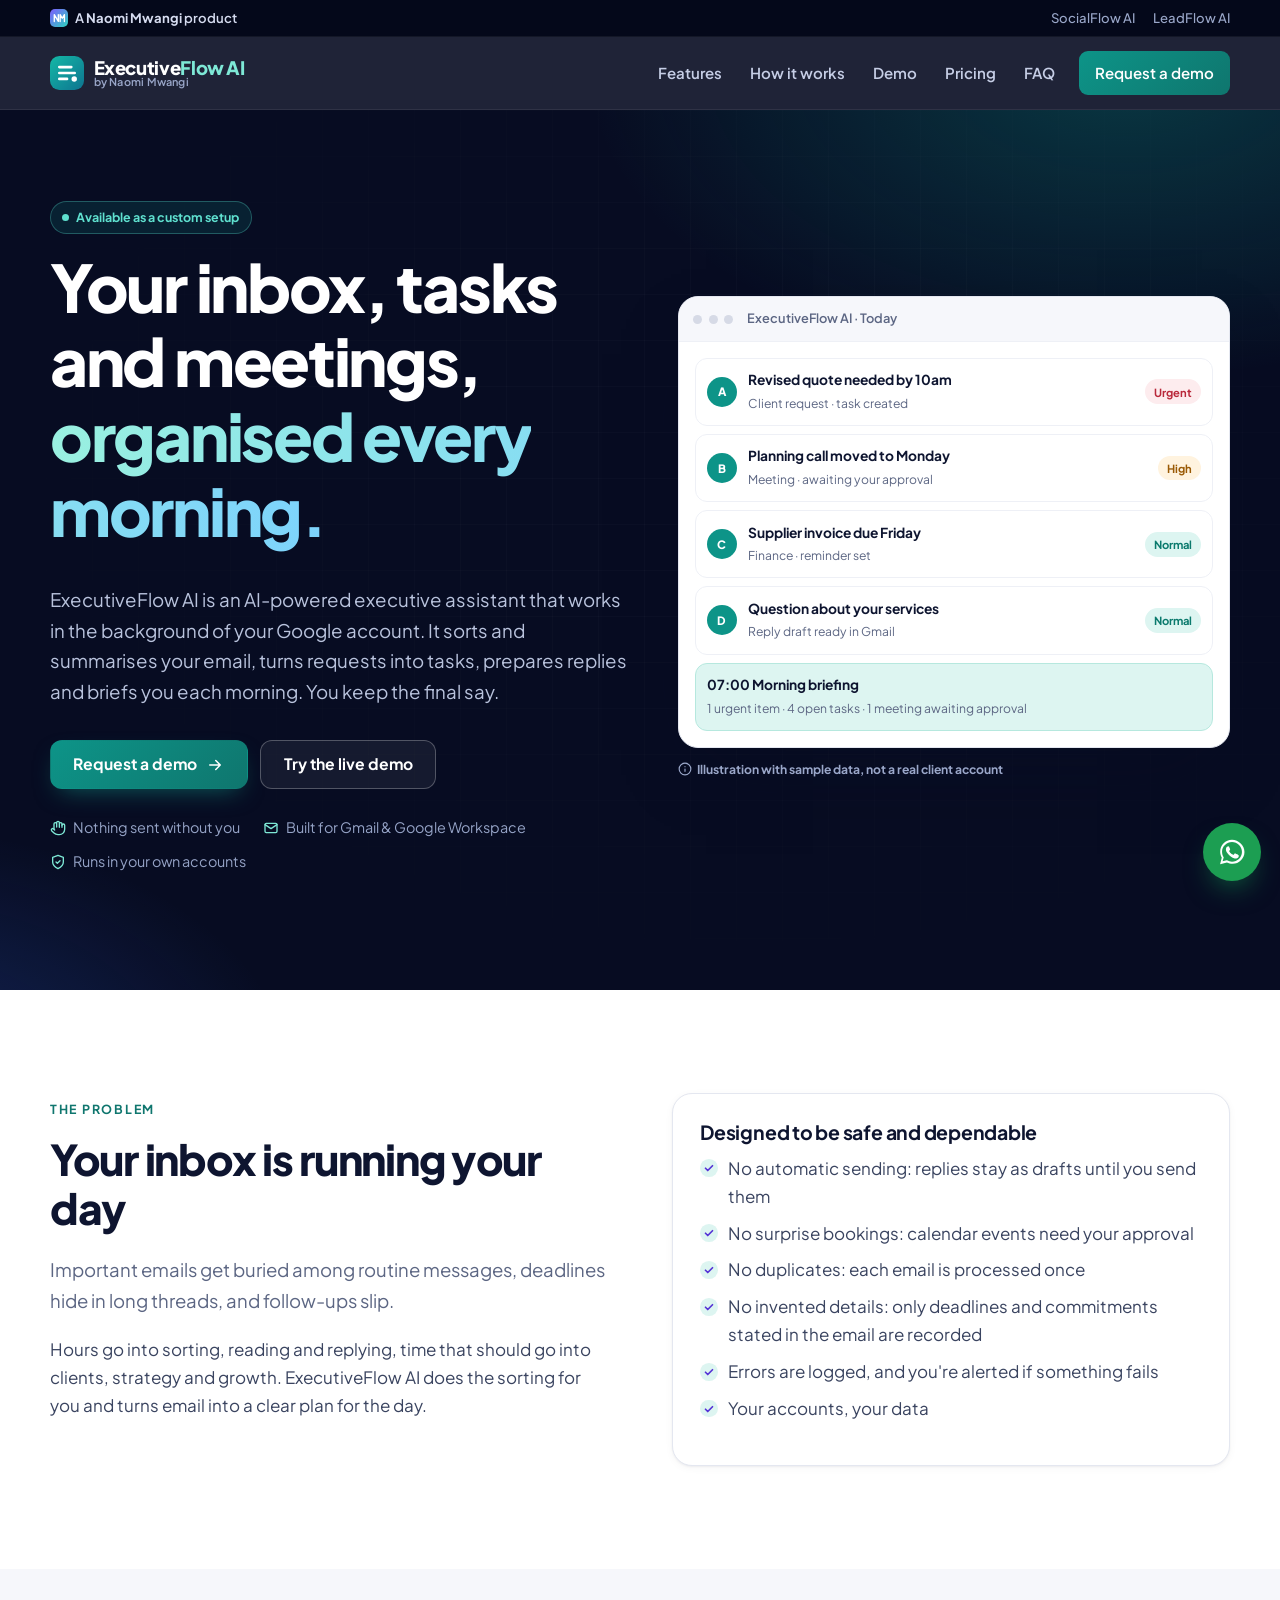
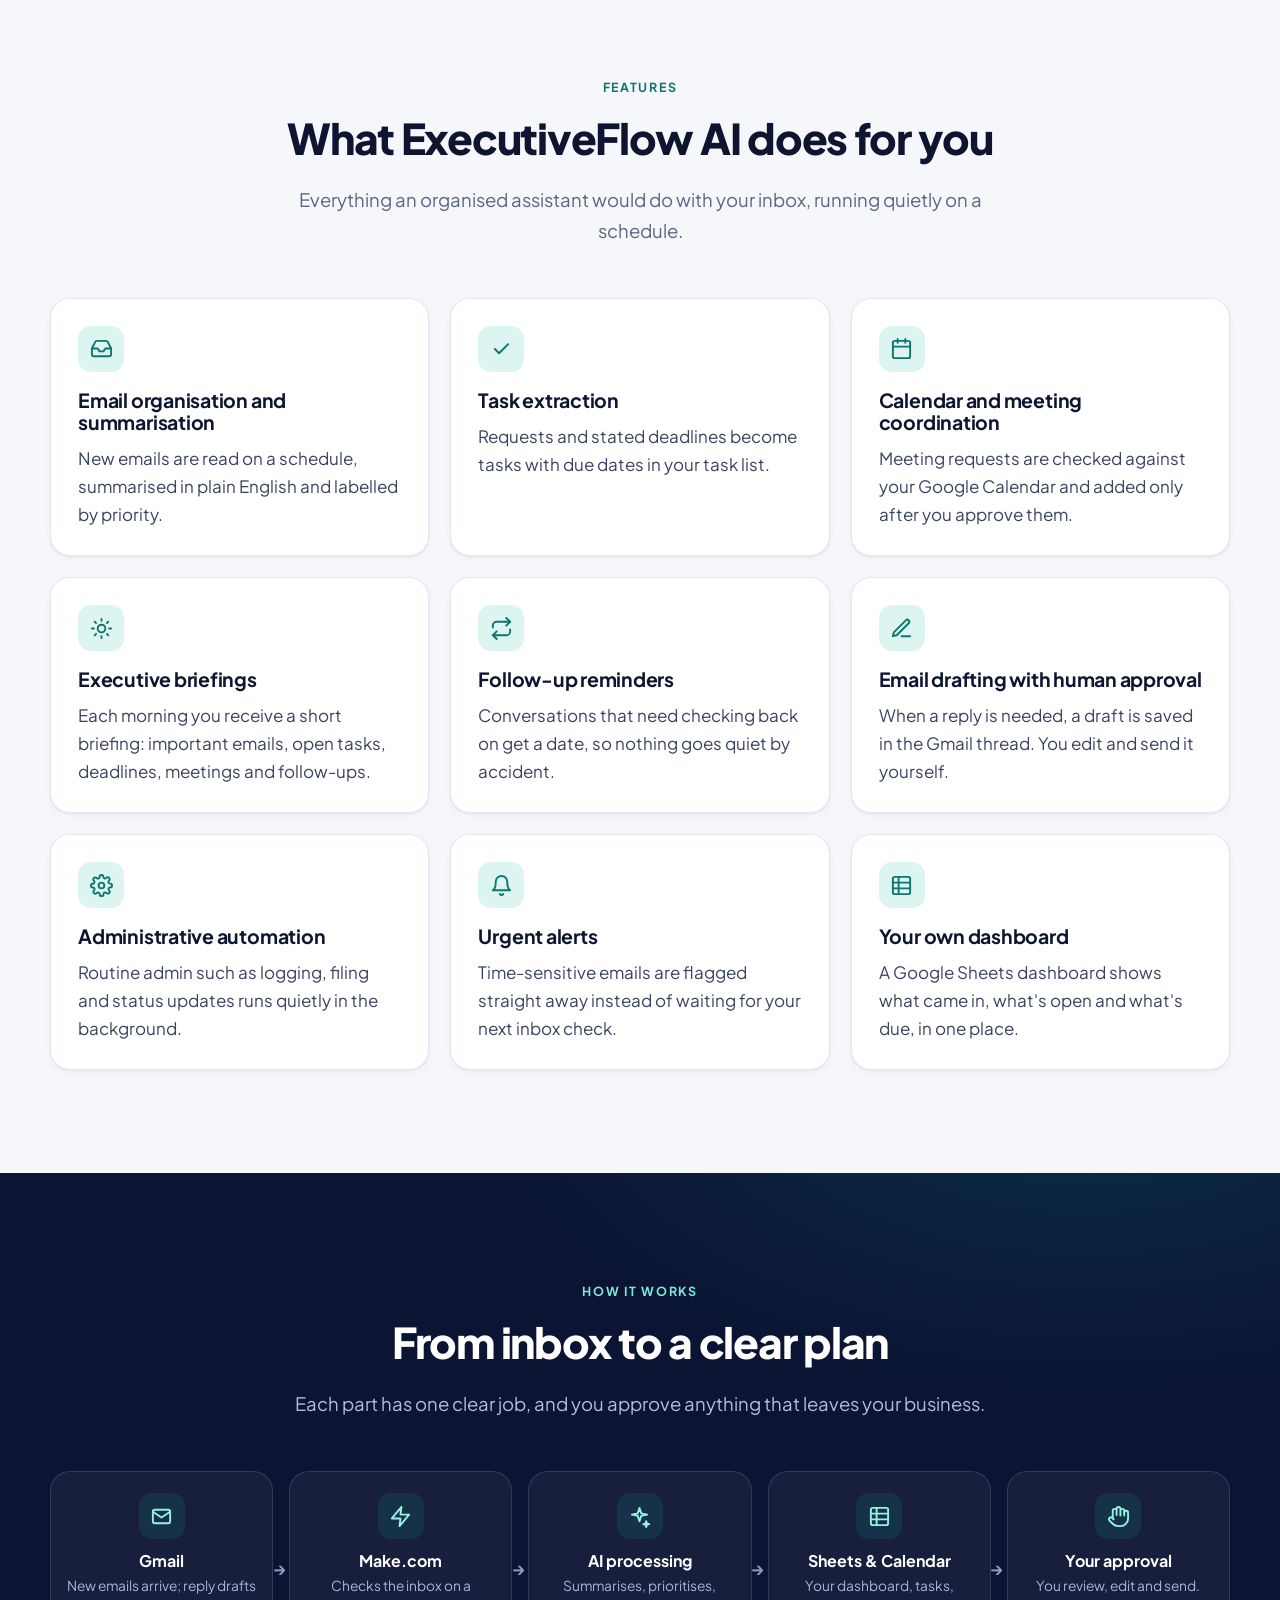
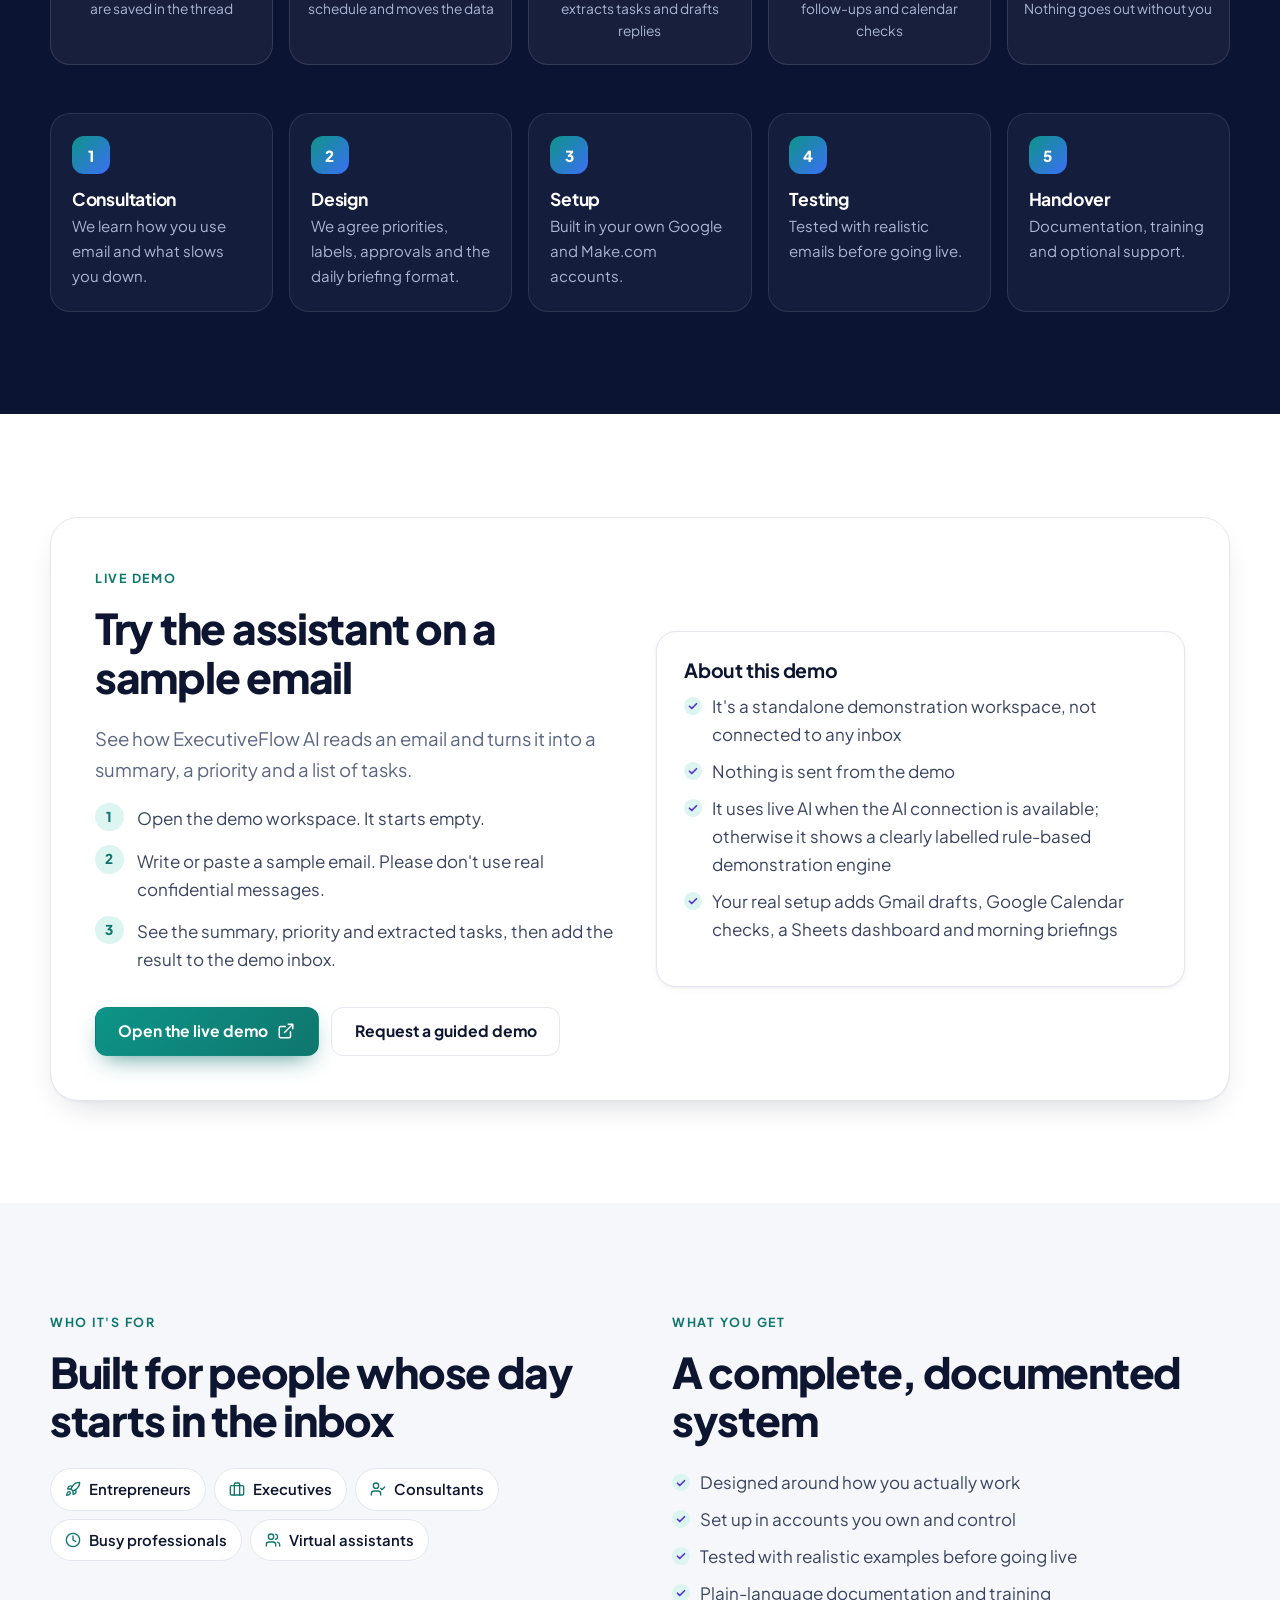
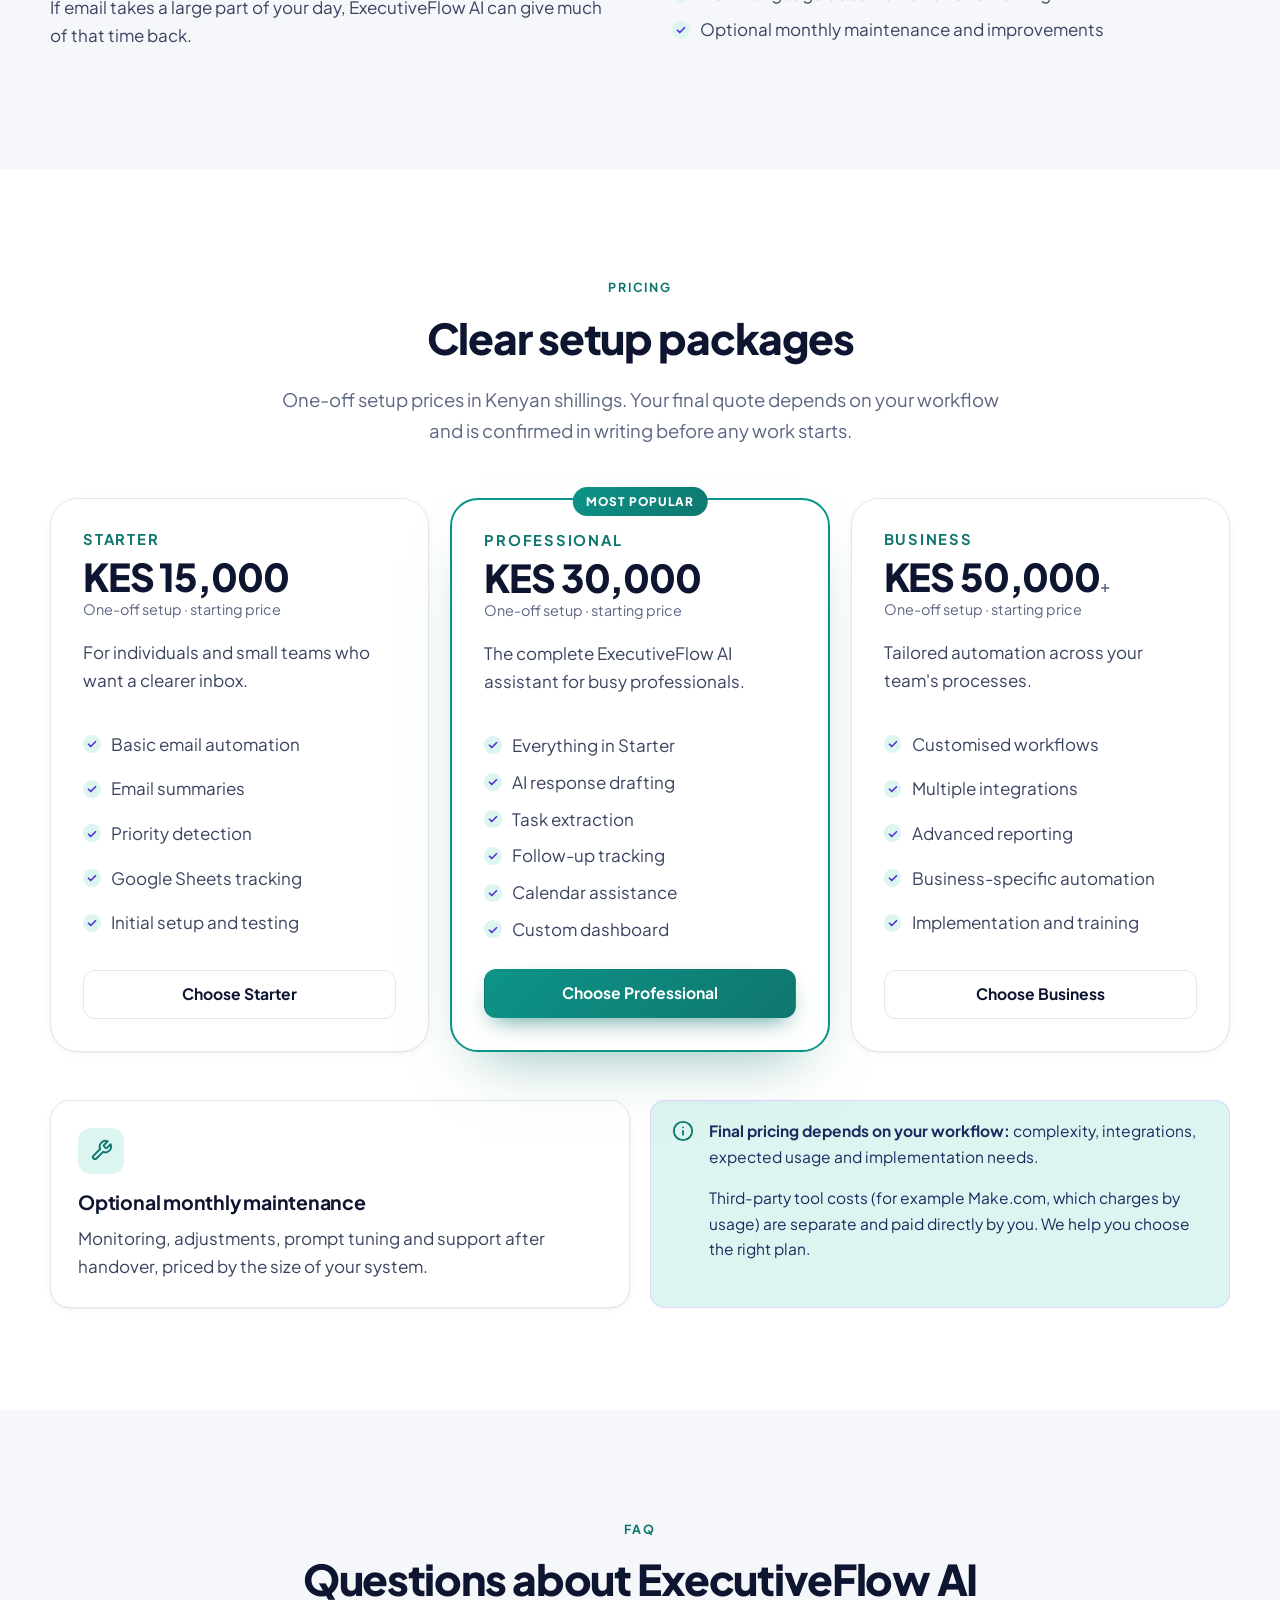
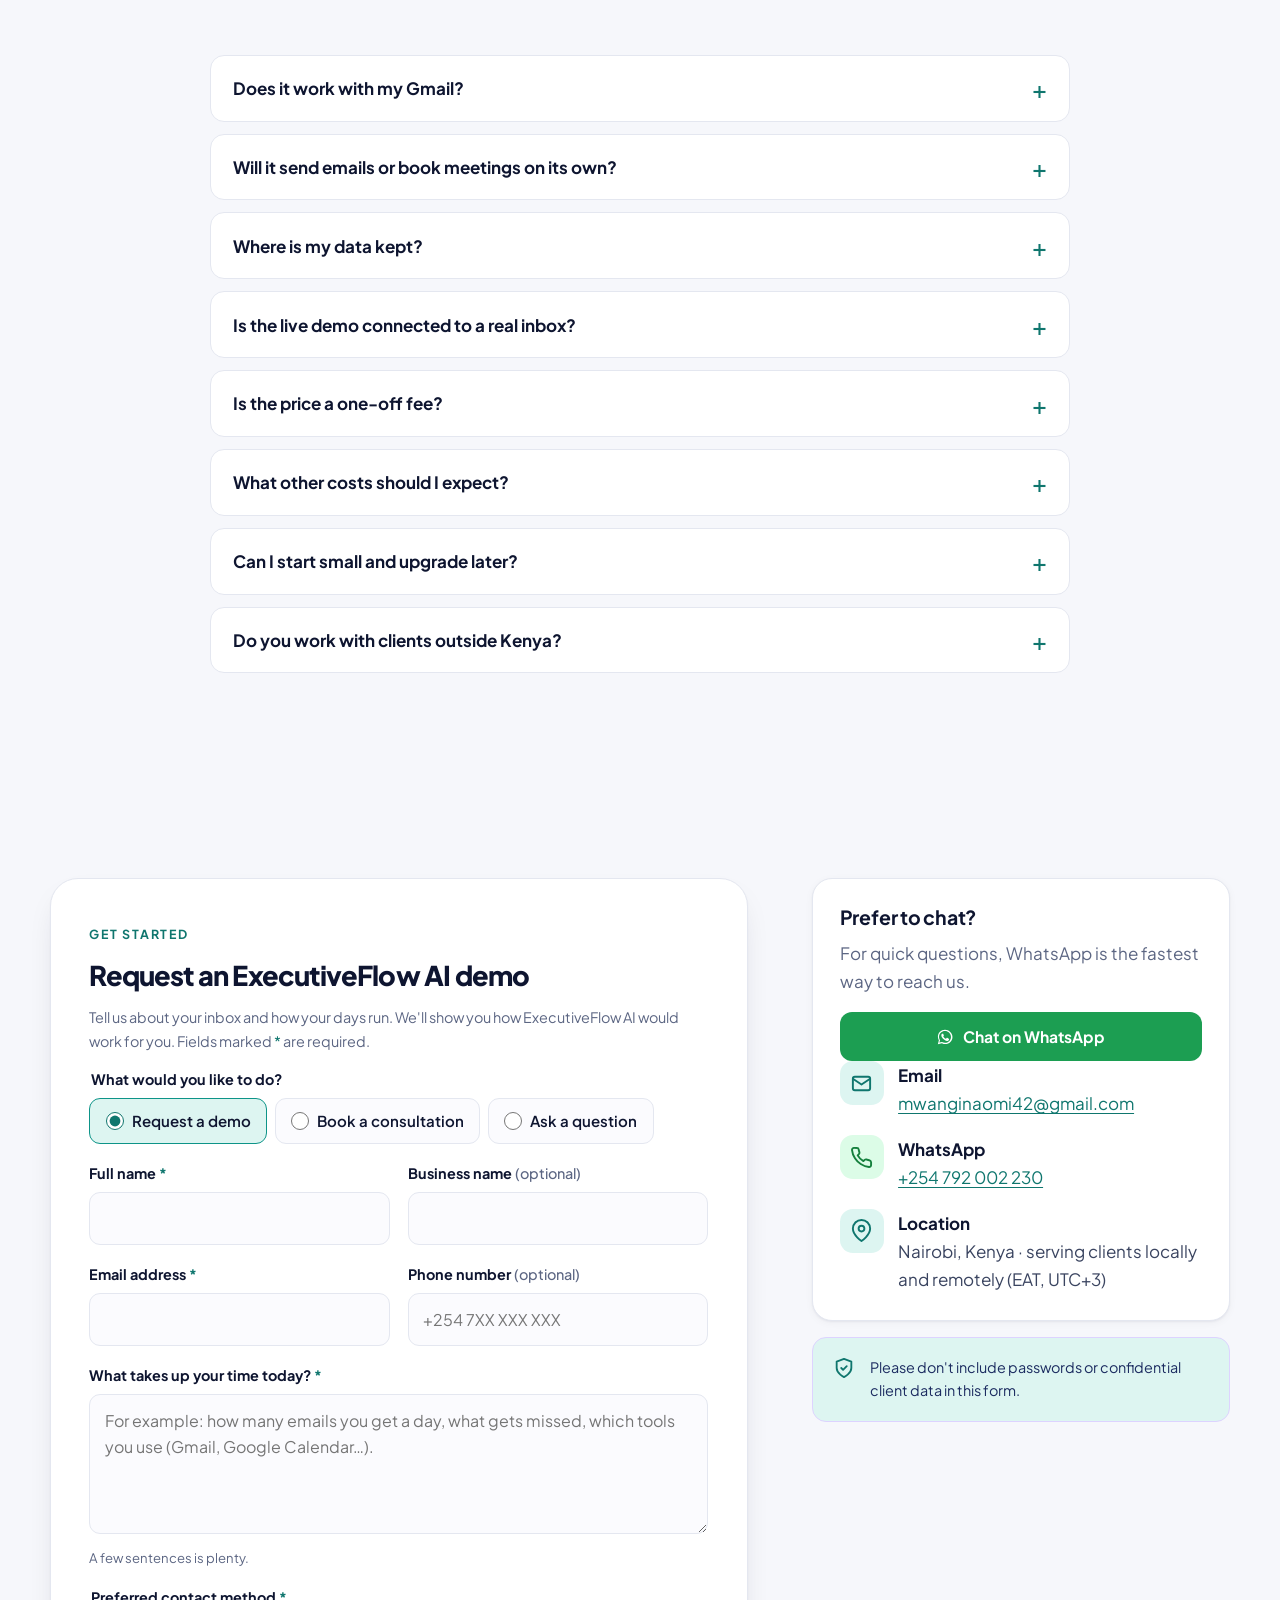
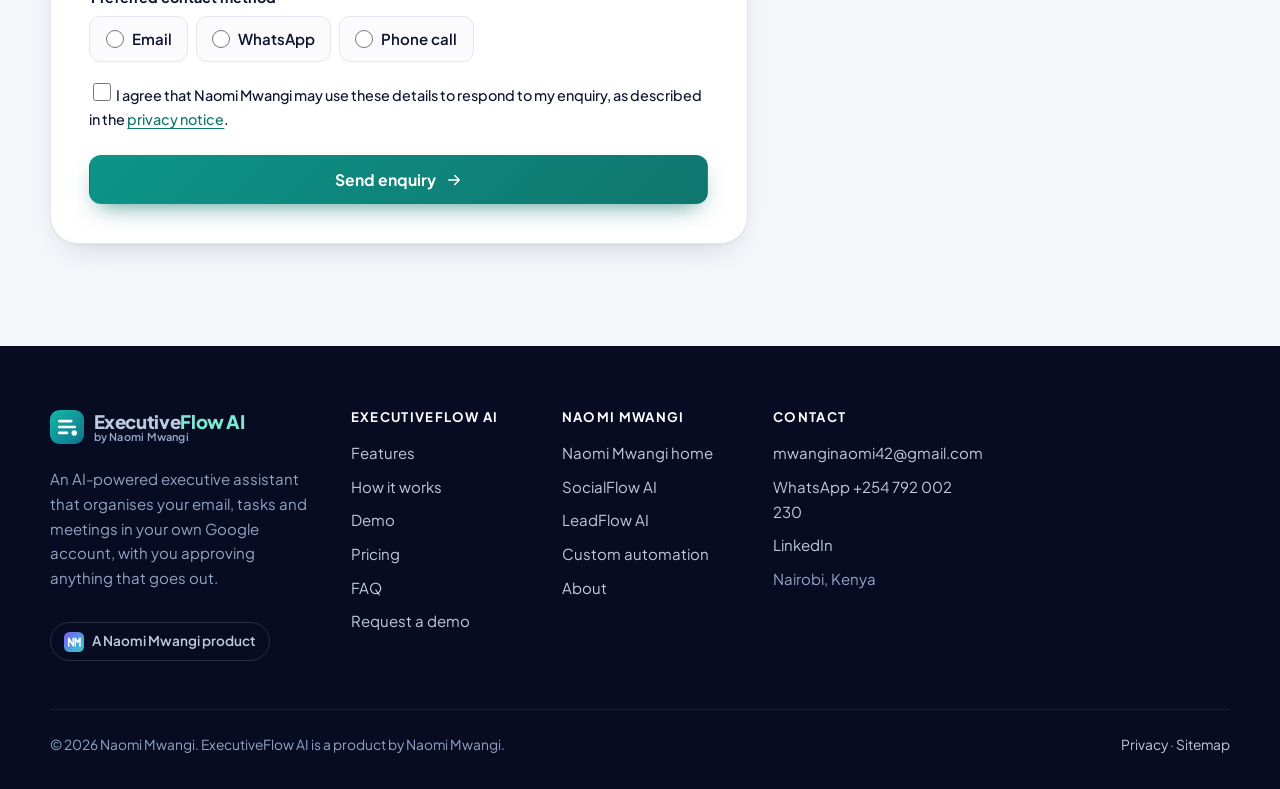
<file: index.html>
<!DOCTYPE html>
<html lang="en">
<head>
<meta charset="utf-8">
<meta name="viewport" content="width=device-width, initial-scale=1">
<title>ExecutiveFlow AI | AI Executive Assistant for Email, Tasks &amp; Meetings</title>
<meta name="description" content="ExecutiveFlow AI organises and summarises your Gmail, extracts tasks, coordinates meetings, drafts replies for your approval and sends a daily briefing. A product by Naomi Mwangi.">
<meta name="robots" content="index, follow">
<link rel="canonical" href="https://yomie-commits.github.io/ExecutiveFlowAI/">
<meta name="theme-color" content="#06201d">
<meta property="og:type" content="website">
<meta property="og:site_name" content="ExecutiveFlow AI">
<meta property="og:title" content="ExecutiveFlow AI | AI Executive Assistant for Email, Tasks &amp; Meetings">
<meta property="og:description" content="ExecutiveFlow AI organises and summarises your Gmail, extracts tasks, coordinates meetings, drafts replies for your approval and sends a daily briefing. A product by Naomi Mwangi.">
<meta property="og:url" content="https://yomie-commits.github.io/ExecutiveFlowAI/">
<meta property="og:image" content="https://yomie-commits.github.io/ExecutiveFlowAI/assets/img/og-image.png">
<meta name="twitter:card" content="summary_large_image">
<link rel="icon" href="assets/img/favicon.svg" type="image/svg+xml">
<link rel="preconnect" href="https://fonts.googleapis.com">
<link rel="preconnect" href="https://fonts.gstatic.com" crossorigin>
<link href="https://fonts.googleapis.com/css2?family=Plus+Jakarta+Sans:wght@400;500;600;700;800&amp;display=swap" rel="stylesheet">
<link rel="stylesheet" href="assets/css/site.css?v=1">
<script>document.documentElement.classList.add("js");setTimeout(function(){if(!window.__yv)document.documentElement.classList.remove("js")},2500);</script>
<script type="application/ld+json">{"@context": "https://schema.org", "@type": "Service", "name": "ExecutiveFlow AI", "serviceType": "AI executive assistant and email automation", "description": "An AI-powered executive assistant that organises your email, tasks and meetings in your own Google account, with you approving anything that goes out.", "url": "https://yomie-commits.github.io/ExecutiveFlowAI/", "areaServed": ["Kenya", "Worldwide"], "brand": {"@type": "Brand", "name": "ExecutiveFlow AI"}, "provider": {"@type": "Person", "name": "Naomi Mwangi", "url": "https://yomie-commits.github.io/Yomie-Verse/"}, "offers": [{"@type": "Offer", "name": "Starter", "price": "15000", "priceCurrency": "KES"}, {"@type": "Offer", "name": "Professional", "price": "30000", "priceCurrency": "KES"}, {"@type": "Offer", "name": "Business", "price": "50000", "priceCurrency": "KES"}]}</script><script type="application/ld+json">{"@context": "https://schema.org", "@type": "FAQPage", "mainEntity": [{"@type": "Question", "name": "Does it work with my Gmail?", "acceptedAnswer": {"@type": "Answer", "text": "Yes. ExecutiveFlow AI works with Gmail and Google Workspace accounts, together with Google Sheets and Google Calendar. Other email providers can be discussed during the consultation."}}, {"@type": "Question", "name": "Will it send emails or book meetings on its own?", "acceptedAnswer": {"@type": "Answer", "text": "No. Replies are saved as drafts for you to review and send, and calendar events are only created after you approve them."}}, {"@type": "Question", "name": "Where is my data kept?", "acceptedAnswer": {"@type": "Answer", "text": "Everything runs in your own Google and Make.com accounts. We use only the access the workflow needs, and you can revoke it at any time."}}, {"@type": "Question", "name": "Is the live demo connected to a real inbox?", "acceptedAnswer": {"@type": "Answer", "text": "No. The demo is a separate workspace that starts empty. You paste in a sample email and see how it's analysed. It connects to no inbox and sends nothing."}}, {"@type": "Question", "name": "Is the price a one-off fee?", "acceptedAnswer": {"@type": "Answer", "text": "Yes. Package prices cover design, setup, testing and handover. Monthly maintenance is optional and quoted separately."}}, {"@type": "Question", "name": "What other costs should I expect?", "acceptedAnswer": {"@type": "Answer", "text": "Make.com charges based on how much the automation runs, and AI features have usage costs. For many small businesses this is a modest monthly amount; we estimate it with you before building. Usage is never unlimited."}}, {"@type": "Question", "name": "Can I start small and upgrade later?", "acceptedAnswer": {"@type": "Answer", "text": "Yes. Many clients start with Starter and add drafting, tasks and calendar features later. Work already done carries over."}}, {"@type": "Question", "name": "Do you work with clients outside Kenya?", "acceptedAnswer": {"@type": "Answer", "text": "Yes. We work remotely and can quote in KES or an equivalent amount in your currency."}}]}</script>
</head>
<body>
<a class="skip-link" href="#main">Skip to content</a>
<div class="parent-bar"><div class="container">
  <a href="https://yomie-commits.github.io/Yomie-Verse/" data-track="parent_brand"><svg viewBox="0 0 40 40" aria-hidden="true"><defs><linearGradient id="yvg" x1="0" y1="0" x2="1" y2="1"><stop offset="0" stop-color="#7c5cff"/><stop offset="1" stop-color="#2dd4bf"/></linearGradient></defs><rect width="40" height="40" rx="11" fill="url(#yvg)"/><path d="M9.5 28V12.5l9 15V12.5" fill="none" stroke="#fff" stroke-width="3" stroke-linecap="round" stroke-linejoin="round"/><path d="M22.5 28V12.5l4.75 8 4.75-8V28" fill="none" stroke="#fff" stroke-width="3" stroke-linecap="round" stroke-linejoin="round"/></svg><span>A <strong>Naomi Mwangi</strong> product</span></a>
  <nav class="sib" aria-label="Other products by Naomi Mwangi"><a href="https://yomie-commits.github.io/SocialFlowAI/">SocialFlow AI</a><a href="https://yomie-commits.github.io/LeadFlowAI/">LeadFlow AI</a></nav>
</div></div>
<header class="site-header">
  <nav class="container nav" aria-label="ExecutiveFlow AI">
    <a class="logo" href="index.html" aria-label="ExecutiveFlow AI home"><svg viewBox="0 0 40 40" aria-hidden="true"><defs><linearGradient id="efg" x1="0" y1="0" x2="1" y2="1"><stop offset="0" stop-color="#14b8a6"/><stop offset="1" stop-color="#0e7490"/></linearGradient></defs><rect width="40" height="40" rx="11" fill="url(#efg)"/><path d="M11 13h14M11 20h18M11 27h9" stroke="#fff" stroke-width="3.2" stroke-linecap="round"/><circle cx="28.5" cy="27" r="3.2" fill="#fff"/></svg><span class="lt"><span>Executive<b>Flow AI</b></span><small>by Naomi Mwangi</small></span></a>
    <button class="nav-toggle" type="button" aria-expanded="false" aria-controls="menu" aria-label="Open menu"><svg viewBox="0 0 24 24" fill="none" stroke="currentColor" stroke-width="2" stroke-linecap="round" stroke-linejoin="round" aria-hidden="true"><path d="M3 6h18M3 12h18M3 18h18"/></svg></button>
    <ul class="menu" id="menu"><li><a href="#features">Features</a></li><li><a href="#how-it-works">How it works</a></li><li><a href="#demo">Demo</a></li><li><a href="#pricing">Pricing</a></li><li><a href="#faq">FAQ</a></li><li class="menu-cta"><a href="#contact" data-track="cta_request_demo">Request a demo</a></li></ul>
  </nav>
</header>
<main id="main">

<section class="hero">
  <div class="container hero-grid">
    <div>
      <span class="status">Available as a custom setup</span>
      <h1 style="margin-top:1rem">Your inbox, tasks and meetings, <span class="grad">organised every morning.</span></h1>
      <p class="hero-copy">ExecutiveFlow AI is an AI-powered executive assistant that works in the background of your Google account. It sorts and summarises your email, turns requests into tasks, prepares replies and briefs you each morning. You keep the final say.</p>
      <div class="btn-row">
        <a class="btn btn--primary" href="#contact" data-track="cta_request_demo">Request a demo <svg viewBox="0 0 24 24" fill="none" stroke="currentColor" stroke-width="2" stroke-linecap="round" stroke-linejoin="round" aria-hidden="true"><path d="M5 12h14M13 6l6 6-6 6"/></svg></a>
        <a class="btn btn--ghost" href="#demo" data-track="cta_see_demo">Try the live demo</a>
      </div>
      <ul class="hero-notes">
        <li><svg viewBox="0 0 24 24" fill="none" stroke="currentColor" stroke-width="2" stroke-linecap="round" stroke-linejoin="round" aria-hidden="true"><path d="M18 11V6a2 2 0 0 0-4 0v5M14 10V4a2 2 0 0 0-4 0v6M10 10.5V6a2 2 0 0 0-4 0v8"/><path d="M18 8a2 2 0 1 1 4 0v6a8 8 0 0 1-8 8h-2c-2.8 0-4.5-.9-6-2.4l-3.6-3.6a2 2 0 0 1 2.8-2.8L7 15"/></svg> Nothing sent without you</li>
        <li><svg viewBox="0 0 24 24" fill="none" stroke="currentColor" stroke-width="2" stroke-linecap="round" stroke-linejoin="round" aria-hidden="true"><rect x="3" y="5" width="18" height="14" rx="2"/><path d="M3 7l9 6 9-6"/></svg> Built for Gmail &amp; Google Workspace</li>
        <li><svg viewBox="0 0 24 24" fill="none" stroke="currentColor" stroke-width="2" stroke-linecap="round" stroke-linejoin="round" aria-hidden="true"><path d="M12 22s8-4 8-10V5l-8-3-8 3v7c0 6 8 10 8 10z"/><path d="M9 12l2 2 4-4"/></svg> Runs in your own accounts</li>
      </ul>
    </div>
    <div><div class="frame"><div class="frame-bar"><i></i><i></i><i></i><span>ExecutiveFlow AI · Today</span></div><div class="frame-body"><div class="ui-row"><span class="ui-av">A</span><div><b>Revised quote needed by 10am</b><small>Client request · task created</small></div><span class="ui-tag ui-tag--hot">Urgent</span></div><div class="ui-row"><span class="ui-av">B</span><div><b>Planning call moved to Monday</b><small>Meeting · awaiting your approval</small></div><span class="ui-tag ui-tag--warm">High</span></div><div class="ui-row"><span class="ui-av">C</span><div><b>Supplier invoice due Friday</b><small>Finance · reminder set</small></div><span class="ui-tag ui-tag--ok">Normal</span></div><div class="ui-row"><span class="ui-av">D</span><div><b>Question about your services</b><small>Reply draft ready in Gmail</small></div><span class="ui-tag ui-tag--ok">Normal</span></div><div class="ui-row" style="grid-template-columns:1fr;background:var(--teal-100);border-color:#b6e8de"><div><b>07:00 Morning briefing</b><small>1 urgent item · 4 open tasks · 1 meeting awaiting approval</small></div></div></div></div><p class="sample-label" style="color:#9aa7c9"><svg viewBox="0 0 24 24" fill="none" stroke="currentColor" stroke-width="2" stroke-linecap="round" stroke-linejoin="round" aria-hidden="true"><circle cx="12" cy="12" r="10"/><path d="M12 16v-4M12 8h.01"/></svg>Illustration with sample data, not a real client account</p></div>
  </div>
</section>

<section class="section">
  <div class="container split split--top">
    <div class="reveal"><span class="eyebrow">The problem</span><h2>Your inbox is running your day</h2>
      <p class="lead">Important emails get buried among routine messages, deadlines hide in long threads, and follow-ups slip.</p>
      <p>Hours go into sorting, reading and replying, time that should go into clients, strategy and growth. ExecutiveFlow AI does the sorting for you and turns email into a clear plan for the day.</p></div>
    <div class="card card--flat reveal"><h3>Designed to be safe and dependable</h3><ul class="checks mb-0">
      <li>No automatic sending: replies stay as drafts until you send them</li><li>No surprise bookings: calendar events need your approval</li>
      <li>No duplicates: each email is processed once</li><li>No invented details: only deadlines and commitments stated in the email are recorded</li>
      <li>Errors are logged, and you're alerted if something fails</li><li>Your accounts, your data</li></ul></div>
  </div>
</section>

<section class="section section--soft" id="features">
  <div class="container">
    <div class="head reveal"><span class="eyebrow">Features</span><h2>What ExecutiveFlow AI does for you</h2><p class="lead">Everything an organised assistant would do with your inbox, running quietly on a schedule.</p></div>
    <div class="grid g3"><div class="card reveal"><span class="ico"><svg viewBox="0 0 24 24" fill="none" stroke="currentColor" stroke-width="2" stroke-linecap="round" stroke-linejoin="round" aria-hidden="true"><path d="M22 12h-6l-2 3h-4l-2-3H2"/><path d="M5.45 5.11L2 12v6a2 2 0 0 0 2 2h16a2 2 0 0 0 2-2v-6l-3.45-6.89A2 2 0 0 0 16.76 4H7.24a2 2 0 0 0-1.79 1.11z"/></svg></span><h3>Email organisation and summarisation</h3><p>New emails are read on a schedule, summarised in plain English and labelled by priority.</p></div><div class="card reveal"><span class="ico"><svg viewBox="0 0 24 24" fill="none" stroke="currentColor" stroke-width="2" stroke-linecap="round" stroke-linejoin="round" aria-hidden="true"><path d="M5 12.5l4.5 4.5L19 7.5"/></svg></span><h3>Task extraction</h3><p>Requests and stated deadlines become tasks with due dates in your task list.</p></div><div class="card reveal"><span class="ico"><svg viewBox="0 0 24 24" fill="none" stroke="currentColor" stroke-width="2" stroke-linecap="round" stroke-linejoin="round" aria-hidden="true"><rect x="3" y="4" width="18" height="18" rx="2"/><path d="M16 2v4M8 2v4M3 10h18"/></svg></span><h3>Calendar and meeting coordination</h3><p>Meeting requests are checked against your Google Calendar and added only after you approve them.</p></div><div class="card reveal"><span class="ico"><svg viewBox="0 0 24 24" fill="none" stroke="currentColor" stroke-width="2" stroke-linecap="round" stroke-linejoin="round" aria-hidden="true"><circle cx="12" cy="12" r="4"/><path d="M12 2v2M12 20v2M4.9 4.9l1.4 1.4M17.7 17.7l1.4 1.4M2 12h2M20 12h2M4.9 19.1l1.4-1.4M17.7 6.3l1.4-1.4"/></svg></span><h3>Executive briefings</h3><p>Each morning you receive a short briefing: important emails, open tasks, deadlines, meetings and follow-ups.</p></div><div class="card reveal"><span class="ico"><svg viewBox="0 0 24 24" fill="none" stroke="currentColor" stroke-width="2" stroke-linecap="round" stroke-linejoin="round" aria-hidden="true"><path d="M17 1l4 4-4 4"/><path d="M3 11V9a4 4 0 0 1 4-4h14M7 23l-4-4 4-4"/><path d="M21 13v2a4 4 0 0 1-4 4H3"/></svg></span><h3>Follow-up reminders</h3><p>Conversations that need checking back on get a date, so nothing goes quiet by accident.</p></div><div class="card reveal"><span class="ico"><svg viewBox="0 0 24 24" fill="none" stroke="currentColor" stroke-width="2" stroke-linecap="round" stroke-linejoin="round" aria-hidden="true"><path d="M12 20h9"/><path d="M16.5 3.5a2.1 2.1 0 0 1 3 3L7 19l-4 1 1-4z"/></svg></span><h3>Email drafting with human approval</h3><p>When a reply is needed, a draft is saved in the Gmail thread. You edit and send it yourself.</p></div><div class="card reveal"><span class="ico"><svg viewBox="0 0 24 24" fill="none" stroke="currentColor" stroke-width="2" stroke-linecap="round" stroke-linejoin="round" aria-hidden="true"><circle cx="12" cy="12" r="3"/><path d="M19.4 15a1.7 1.7 0 0 0 .3 1.8l.1.1a2 2 0 1 1-2.8 2.8l-.1-.1a1.7 1.7 0 0 0-1.8-.3 1.7 1.7 0 0 0-1 1.5V21a2 2 0 1 1-4 0v-.1a1.7 1.7 0 0 0-1.1-1.5 1.7 1.7 0 0 0-1.8.3l-.1.1a2 2 0 1 1-2.8-2.8l.1-.1a1.7 1.7 0 0 0 .3-1.8 1.7 1.7 0 0 0-1.5-1H3a2 2 0 1 1 0-4h.1a1.7 1.7 0 0 0 1.5-1.1 1.7 1.7 0 0 0-.3-1.8l-.1-.1a2 2 0 1 1 2.8-2.8l.1.1a1.7 1.7 0 0 0 1.8.3H9a1.7 1.7 0 0 0 1-1.5V3a2 2 0 1 1 4 0v.1a1.7 1.7 0 0 0 1 1.5 1.7 1.7 0 0 0 1.8-.3l.1-.1a2 2 0 1 1 2.8 2.8l-.1.1a1.7 1.7 0 0 0-.3 1.8V9a1.7 1.7 0 0 0 1.5 1H21a2 2 0 1 1 0 4h-.1a1.7 1.7 0 0 0-1.5 1z"/></svg></span><h3>Administrative automation</h3><p>Routine admin such as logging, filing and status updates runs quietly in the background.</p></div><div class="card reveal"><span class="ico"><svg viewBox="0 0 24 24" fill="none" stroke="currentColor" stroke-width="2" stroke-linecap="round" stroke-linejoin="round" aria-hidden="true"><path d="M18 8A6 6 0 0 0 6 8c0 7-3 9-3 9h18s-3-2-3-9"/><path d="M13.7 21a2 2 0 0 1-3.4 0"/></svg></span><h3>Urgent alerts</h3><p>Time-sensitive emails are flagged straight away instead of waiting for your next inbox check.</p></div><div class="card reveal"><span class="ico"><svg viewBox="0 0 24 24" fill="none" stroke="currentColor" stroke-width="2" stroke-linecap="round" stroke-linejoin="round" aria-hidden="true"><rect x="3" y="3" width="18" height="18" rx="2"/><path d="M3 9h18M3 15h18M9 3v18"/></svg></span><h3>Your own dashboard</h3><p>A Google Sheets dashboard shows what came in, what's open and what's due, in one place.</p></div></div>
  </div>
</section>

<section class="section section--dark" id="how-it-works">
  <div class="container">
    <div class="head reveal"><span class="eyebrow">How it works</span><h2>From inbox to a clear plan</h2><p class="lead">Each part has one clear job, and you approve anything that leaves your business.</p></div>
    <div class="flow"><div class="flow-node reveal"><span class="ico"><svg viewBox="0 0 24 24" fill="none" stroke="currentColor" stroke-width="2" stroke-linecap="round" stroke-linejoin="round" aria-hidden="true"><rect x="3" y="5" width="18" height="14" rx="2"/><path d="M3 7l9 6 9-6"/></svg></span><h4>Gmail</h4><p>New emails arrive; reply drafts are saved in the thread</p></div><div class="flow-node reveal"><span class="ico"><svg viewBox="0 0 24 24" fill="none" stroke="currentColor" stroke-width="2" stroke-linecap="round" stroke-linejoin="round" aria-hidden="true"><path d="M13 2L3 14h9l-1 8 10-12h-9z"/></svg></span><h4>Make.com</h4><p>Checks the inbox on a schedule and moves the data</p></div><div class="flow-node reveal"><span class="ico"><svg viewBox="0 0 24 24" fill="none" stroke="currentColor" stroke-width="2" stroke-linecap="round" stroke-linejoin="round" aria-hidden="true"><path d="M12 3l1.9 5.8L20 10l-6.1 1.2L12 17l-1.9-5.8L4 10l6.1-1.2z"/><path d="M19 17l.7 2.3L22 20l-2.3.7L19 23l-.7-2.3L16 20l2.3-.7z"/></svg></span><h4>AI processing</h4><p>Summarises, prioritises, extracts tasks and drafts replies</p></div><div class="flow-node reveal"><span class="ico"><svg viewBox="0 0 24 24" fill="none" stroke="currentColor" stroke-width="2" stroke-linecap="round" stroke-linejoin="round" aria-hidden="true"><rect x="3" y="3" width="18" height="18" rx="2"/><path d="M3 9h18M3 15h18M9 3v18"/></svg></span><h4>Sheets &amp; Calendar</h4><p>Your dashboard, tasks, follow-ups and calendar checks</p></div><div class="flow-node reveal"><span class="ico"><svg viewBox="0 0 24 24" fill="none" stroke="currentColor" stroke-width="2" stroke-linecap="round" stroke-linejoin="round" aria-hidden="true"><path d="M18 11V6a2 2 0 0 0-4 0v5M14 10V4a2 2 0 0 0-4 0v6M10 10.5V6a2 2 0 0 0-4 0v8"/><path d="M18 8a2 2 0 1 1 4 0v6a8 8 0 0 1-8 8h-2c-2.8 0-4.5-.9-6-2.4l-3.6-3.6a2 2 0 0 1 2.8-2.8L7 15"/></svg></span><h4>Your approval</h4><p>You review, edit and send. Nothing goes out without you</p></div></div>
    <div class="steps mt-3"><div class="step reveal"><span class="n">1</span><h3>Consultation</h3><p>We learn how you use email and what slows you down.</p></div><div class="step reveal"><span class="n">2</span><h3>Design</h3><p>We agree priorities, labels, approvals and the daily briefing format.</p></div><div class="step reveal"><span class="n">3</span><h3>Setup</h3><p>Built in your own Google and Make.com accounts.</p></div><div class="step reveal"><span class="n">4</span><h3>Testing</h3><p>Tested with realistic emails before going live.</p></div><div class="step reveal"><span class="n">5</span><h3>Handover</h3><p>Documentation, training and optional support.</p></div></div>
  </div>
</section>

<section class="section" id="demo">
  <div class="container">
    <div class="demo-card reveal">
      <div>
        <span class="eyebrow">Live demo</span>
        <h2>Try the assistant on a sample email</h2>
        <p class="lead">See how ExecutiveFlow AI reads an email and turns it into a summary, a priority and a list of tasks.</p>
        <ol class="demo-steps">
          <li>Open the demo workspace. It starts empty.</li>
          <li>Write or paste a sample email. Please don't use real confidential messages.</li>
          <li>See the summary, priority and extracted tasks, then add the result to the demo inbox.</li>
        </ol>
        <div class="btn-row"><a class="btn btn--primary" href="https://yomie-commits.github.io/automationservices/app/" target="_blank" rel="noopener" data-track="open_live_demo">Open the live demo <svg viewBox="0 0 24 24" fill="none" stroke="currentColor" stroke-width="2" stroke-linecap="round" stroke-linejoin="round" aria-hidden="true"><path d="M18 13v6a2 2 0 0 1-2 2H5a2 2 0 0 1-2-2V8a2 2 0 0 1 2-2h6M15 3h6v6M10 14L21 3"/></svg></a><a class="btn btn--outline" href="?type=demo#contact" data-track="cta_request_demo">Request a guided demo</a></div>
      </div>
      <div class="card card--flat">
        <h3>About this demo</h3>
        <ul class="checks mb-0">
          <li>It's a standalone demonstration workspace, not connected to any inbox</li>
          <li>Nothing is sent from the demo</li>
          <li>It uses live AI when the AI connection is available; otherwise it shows a clearly labelled rule-based demonstration engine</li>
          <li>Your real setup adds Gmail drafts, Google Calendar checks, a Sheets dashboard and morning briefings</li>
        </ul>
      </div>
    </div>
  </div>
</section>

<section class="section section--soft">
  <div class="container split split--top">
    <div class="reveal"><span class="eyebrow">Who it's for</span><h2>Built for people whose day starts in the inbox</h2>
      <div class="chips"><span class="chip"><svg viewBox="0 0 24 24" fill="none" stroke="currentColor" stroke-width="2" stroke-linecap="round" stroke-linejoin="round" aria-hidden="true"><path d="M4.5 16.5c-1.5 1.3-2 5-2 5s3.7-.5 5-2c.7-.8.7-2.1-.1-2.9a2.2 2.2 0 0 0-2.9-.1z"/><path d="M12 15l-3-3a22 22 0 0 1 2-3.9A12.9 12.9 0 0 1 22 2c0 2.7-.8 7.5-6 11a22.4 22.4 0 0 1-4 2z"/><path d="M9 12H4s.6-3 2-4c1.6-1.1 5 0 5 0M12 15v5s3-.6 4-2c1.1-1.6 0-5 0-5"/></svg>Entrepreneurs</span><span class="chip"><svg viewBox="0 0 24 24" fill="none" stroke="currentColor" stroke-width="2" stroke-linecap="round" stroke-linejoin="round" aria-hidden="true"><rect x="2" y="7" width="20" height="14" rx="2"/><path d="M16 21V5a2 2 0 0 0-2-2h-4a2 2 0 0 0-2 2v16"/></svg>Executives</span><span class="chip"><svg viewBox="0 0 24 24" fill="none" stroke="currentColor" stroke-width="2" stroke-linecap="round" stroke-linejoin="round" aria-hidden="true"><path d="M16 21v-2a4 4 0 0 0-4-4H6a4 4 0 0 0-4 4v2"/><circle cx="9" cy="7" r="4"/><path d="M16 11l2 2 4-4"/></svg>Consultants</span><span class="chip"><svg viewBox="0 0 24 24" fill="none" stroke="currentColor" stroke-width="2" stroke-linecap="round" stroke-linejoin="round" aria-hidden="true"><circle cx="12" cy="12" r="10"/><path d="M12 6v6l4 2"/></svg>Busy professionals</span><span class="chip"><svg viewBox="0 0 24 24" fill="none" stroke="currentColor" stroke-width="2" stroke-linecap="round" stroke-linejoin="round" aria-hidden="true"><path d="M16 21v-2a4 4 0 0 0-4-4H6a4 4 0 0 0-4 4v2"/><circle cx="9" cy="7" r="4"/><path d="M22 21v-2a4 4 0 0 0-3-3.87M16 3.13a4 4 0 0 1 0 7.75"/></svg>Virtual assistants</span></div>
      <p class="mt-2">If email takes a large part of your day, ExecutiveFlow AI can give much of that time back.</p></div>
    <div class="reveal"><span class="eyebrow">What you get</span><h2>A complete, documented system</h2>
      <ul class="checks"><li>Designed around how you actually work</li><li>Set up in accounts you own and control</li><li>Tested with realistic examples before going live</li><li>Plain-language documentation and training</li><li>Optional monthly maintenance and improvements</li></ul></div>
  </div>
</section>

<section class="section" id="pricing">
  <div class="container">
    <div class="head reveal"><span class="eyebrow">Pricing</span><h2>Clear setup packages</h2><p class="lead">One-off setup prices in Kenyan shillings. Your final quote depends on your workflow and is confirmed in writing before any work starts.</p></div>
    <div class="plans"><article class="plan reveal">
      <h3>Starter</h3><div class="price">KES 15,000<small></small></div><p class="small muted mb-0">One-off setup · starting price</p>
      <p class="mt-1">For individuals and small teams who want a clearer inbox.</p><ul class="checks"><li>Basic email automation</li><li>Email summaries</li><li>Priority detection</li><li>Google Sheets tracking</li><li>Initial setup and testing</li></ul>
      <a class="btn btn--outline btn--block" href="?type=consultation#contact" data-track="pricing_starter">Choose Starter</a></article><article class="plan plan--pop reveal"><span class="pop">Most popular</span>
      <h3>Professional</h3><div class="price">KES 30,000<small></small></div><p class="small muted mb-0">One-off setup · starting price</p>
      <p class="mt-1">The complete ExecutiveFlow AI assistant for busy professionals.</p><ul class="checks"><li>Everything in Starter</li><li>AI response drafting</li><li>Task extraction</li><li>Follow-up tracking</li><li>Calendar assistance</li><li>Custom dashboard</li></ul>
      <a class="btn btn--primary btn--block" href="?type=consultation#contact" data-track="pricing_professional">Choose Professional</a></article><article class="plan reveal">
      <h3>Business</h3><div class="price">KES 50,000<small>+</small></div><p class="small muted mb-0">One-off setup · starting price</p>
      <p class="mt-1">Tailored automation across your team's processes.</p><ul class="checks"><li>Customised workflows</li><li>Multiple integrations</li><li>Advanced reporting</li><li>Business-specific automation</li><li>Implementation and training</li></ul>
      <a class="btn btn--outline btn--block" href="?type=consultation#contact" data-track="pricing_business">Choose Business</a></article></div>
    <div class="grid g2 mt-3">
      <div class="card reveal"><span class="ico"><svg viewBox="0 0 24 24" fill="none" stroke="currentColor" stroke-width="2" stroke-linecap="round" stroke-linejoin="round" aria-hidden="true"><path d="M14.7 6.3a1 1 0 0 0 0 1.4l1.6 1.6a1 1 0 0 0 1.4 0l3.8-3.8a6 6 0 0 1-7.9 7.9l-6.9 6.9a2.1 2.1 0 0 1-3-3l6.9-6.9a6 6 0 0 1 7.9-7.9z"/></svg></span><h3>Optional monthly maintenance</h3><p class="mb-0">Monitoring, adjustments, prompt tuning and support after handover, priced by the size of your system.</p></div>
      <div class="notice reveal" style="margin:0"><svg viewBox="0 0 24 24" fill="none" stroke="currentColor" stroke-width="2" stroke-linecap="round" stroke-linejoin="round" aria-hidden="true"><circle cx="12" cy="12" r="10"/><path d="M12 16v-4M12 8h.01"/></svg><div><p><strong>Final pricing depends on your workflow:</strong> complexity, integrations, expected usage and implementation needs.</p><p class="mb-0">Third-party tool costs (for example Make.com, which charges by usage) are separate and paid directly by you. We help you choose the right plan.</p></div></div>
    </div>
  </div>
</section>

<section class="section section--soft" id="faq">
  <div class="container"><div class="head reveal"><span class="eyebrow">FAQ</span><h2>Questions about ExecutiveFlow AI</h2></div><div class="faq"><details class="reveal"><summary>Does it work with my Gmail?</summary><div><p>Yes. ExecutiveFlow AI works with Gmail and Google Workspace accounts, together with Google Sheets and Google Calendar. Other email providers can be discussed during the consultation.</p></div></details><details class="reveal"><summary>Will it send emails or book meetings on its own?</summary><div><p>No. Replies are saved as drafts for you to review and send, and calendar events are only created after you approve them.</p></div></details><details class="reveal"><summary>Where is my data kept?</summary><div><p>Everything runs in your own Google and Make.com accounts. We use only the access the workflow needs, and you can revoke it at any time.</p></div></details><details class="reveal"><summary>Is the live demo connected to a real inbox?</summary><div><p>No. The demo is a separate workspace that starts empty. You paste in a sample email and see how it's analysed. It connects to no inbox and sends nothing.</p></div></details><details class="reveal"><summary>Is the price a one-off fee?</summary><div><p>Yes. Package prices cover design, setup, testing and handover. Monthly maintenance is optional and quoted separately.</p></div></details><details class="reveal"><summary>What other costs should I expect?</summary><div><p>Make.com charges based on how much the automation runs, and AI features have usage costs. For many small businesses this is a modest monthly amount; we estimate it with you before building. Usage is never unlimited.</p></div></details><details class="reveal"><summary>Can I start small and upgrade later?</summary><div><p>Yes. Many clients start with Starter and add drafting, tasks and calendar features later. Work already done carries over.</p></div></details><details class="reveal"><summary>Do you work with clients outside Kenya?</summary><div><p>Yes. We work remotely and can quote in KES or an equivalent amount in your currency.</p></div></details></div></div>
</section>

<section class="section section--soft" id="contact">
  <div class="container split split--top split--contact">
    <div class="form-card" id="enquiry">
      <form id="enquiry-form" action="thank-you.html" method="POST" novalidate>
        <span class="eyebrow">Get started</span>
        <h2 style="font-size:1.7rem">Request an ExecutiveFlow AI demo</h2>
        <p class="muted small">Tell us about your inbox and how your days run. We'll show you how ExecutiveFlow AI would work for you. Fields marked <span style="color:var(--brand-700)">*</span> are required.</p>
        <noscript><p class="form-msg form-msg--err">This form needs JavaScript. Please contact us on WhatsApp (+254 792 002 230) instead.</p></noscript>
        <input type="hidden" name="Product" value="ExecutiveFlow AI">
        <input type="hidden" name="_next" value="https://yomie-commits.github.io/ExecutiveFlowAI/thank-you.html">
        <input type="hidden" name="_captcha" value="false">
        <input type="hidden" name="_template" value="table">
        <div class="hp" aria-hidden="true"><label>Leave this field empty<input type="text" name="_honey" tabindex="-1" autocomplete="off"></label></div>
        <div class="form-grid">
          <fieldset class="field full"><legend>What would you like to do?</legend><div class="seg"><label><input type="radio" name="Request type" value="Request a demo" data-key="demo" checked> Request a demo</label><label><input type="radio" name="Request type" value="Book a consultation" data-key="consultation"> Book a consultation</label><label><input type="radio" name="Request type" value="Ask a question" data-key="general"> Ask a question</label></div></fieldset>
          <div class="field"><label for="f-name">Full name <span class="req">*</span></label><input id="f-name" name="Full name" autocomplete="name" required maxlength="100" data-msg="Please enter your full name."><p class="err" id="e-name"></p></div>
          <div class="field"><label for="f-biz">Business name <span class="opt">(optional)</span></label><input id="f-biz" name="Business name" autocomplete="organization" maxlength="120"><p class="err" id="e-biz"></p></div>
          <div class="field"><label for="f-email">Email address <span class="req">*</span></label><input id="f-email" type="email" name="email" autocomplete="email" required maxlength="160" data-msg="Please enter your email address."><p class="err" id="e-email"></p></div>
          <div class="field"><label for="f-phone">Phone number <span class="opt">(optional)</span></label><input id="f-phone" type="tel" name="Phone" autocomplete="tel" maxlength="20" placeholder="+254 7XX XXX XXX"><p class="err" id="e-phone"></p></div>
          <div class="field full"><label for="f-msg">What takes up your time today? <span class="req">*</span></label><textarea id="f-msg" name="Challenge" required minlength="20" maxlength="3000" data-msg="Please tell us a little about what you need." placeholder="For example: how many emails you get a day, what gets missed, which tools you use (Gmail, Google Calendar…)."></textarea><p class="hint">A few sentences is plenty.</p><p class="err" id="e-msg"></p></div>
          <fieldset class="field full"><legend>Preferred contact method <span class="req">*</span></legend><div class="seg"><label><input type="radio" name="Preferred contact method" value="Email" required data-msg="Please choose how you&#39;d like us to contact you."> Email</label><label><input type="radio" name="Preferred contact method" value="WhatsApp" required data-msg="Please choose how you&#39;d like us to contact you."> WhatsApp</label><label><input type="radio" name="Preferred contact method" value="Phone call" required data-msg="Please choose how you&#39;d like us to contact you."> Phone call</label></div><p class="err" id="e-method"></p></fieldset>
          <div class="field full"><label class="consent"><input type="checkbox" name="Consent" value="Yes" required data-msg="Please confirm so we can reply to you."> I agree that Naomi Mwangi may use these details to respond to my enquiry, as described in the <a href="privacy.html">privacy notice</a>.</label><p class="err" id="e-consent"></p></div>
          <div class="full"><button class="btn btn--primary btn--block" type="submit">Send enquiry <svg viewBox="0 0 24 24" fill="none" stroke="currentColor" stroke-width="2" stroke-linecap="round" stroke-linejoin="round" aria-hidden="true"><path d="M5 12h14M13 6l6 6-6 6"/></svg></button></div>
        </div>
        <div id="form-msg" class="form-msg" hidden></div>
      </form>
      <div id="form-done" class="form-success" hidden tabindex="-1">
        <div class="tick"><svg viewBox="0 0 24 24" fill="none" stroke="currentColor" stroke-width="2" stroke-linecap="round" stroke-linejoin="round" aria-hidden="true"><path d="M5 12.5l4.5 4.5L19 7.5"/></svg></div>
        <h2 style="font-size:1.6rem">Thank you<span id="done-name"></span>. Your enquiry has been sent.</h2>
        <p class="muted">Here's what happens next:</p>
        <ol><li>We read your enquiry and look at what you described.</li><li>We contact you by <strong id="done-how">email</strong>, usually within one working day.</li><li>If it's a good fit, we arrange a demo or a short consultation.</li></ol>
        <div class="btn-row" style="justify-content:center"><a class="btn btn--outline" href="https://yomie-commits.github.io/Yomie-Verse/">Visit Naomi Mwangi&#39;s site</a><a class="btn btn--wa" href="https://wa.me/254792002230?text=Hello%2C%20I%27ve%20just%20sent%20a%20ExecutiveFlow%20AI%20enquiry%20on%20your%20website." target="_blank" rel="noopener" data-track="whatsapp_click"><svg viewBox="0 0 32 32" fill="currentColor" aria-hidden="true"><path d="M16 3C9 3 3.4 8.6 3.4 15.6c0 2.2.6 4.4 1.7 6.3L3.3 29l7.3-1.9c1.8 1 3.9 1.5 6 1.5h.1C23.6 28.6 29.3 23 29.3 16 29.3 9 23.1 3 16 3zm0 23.3c-1.9 0-3.7-.5-5.3-1.4l-.4-.2-4.3 1.1 1.2-4.2-.3-.4c-1-1.6-1.5-3.5-1.5-5.4C5.4 10 10.2 5.3 16 5.3c2.8 0 5.5 1.1 7.5 3.1s3.1 4.7 3.1 7.5c0 5.8-4.8 10.4-10.6 10.4zm5.8-7.8c-.3-.2-1.9-.9-2.2-1-.3-.1-.5-.2-.7.2-.2.3-.8 1-1 1.2-.2.2-.4.2-.7.1-.3-.2-1.3-.5-2.5-1.6-.9-.8-1.6-1.8-1.7-2.1-.2-.3 0-.5.1-.7l.5-.6c.2-.2.2-.3.3-.5.1-.2.1-.4 0-.6l-1-2.4c-.3-.6-.5-.5-.7-.5h-.6c-.2 0-.6.1-.9.4-.3.3-1.2 1.2-1.2 2.9s1.2 3.3 1.4 3.6c.2.2 2.4 3.7 5.8 5.1 2.9 1.1 3.4.9 4.1.9.6-.1 1.9-.8 2.2-1.6.3-.8.3-1.4.2-1.6-.1-.2-.3-.3-.6-.4z"/></svg> Message us on WhatsApp</a></div>
      </div>
    </div>
    <aside>
      <div class="card card--flat">
        <h3>Prefer to chat?</h3>
        <p class="muted">For quick questions, WhatsApp is the fastest way to reach us.</p>
        <a class="btn btn--wa btn--block" href="https://wa.me/254792002230?text=Hello%2C%20I%27m%20interested%20in%20ExecutiveFlow%20AI%20and%20would%20like%20to%20know%20more." target="_blank" rel="noopener" data-track="whatsapp_click"><svg viewBox="0 0 32 32" fill="currentColor" aria-hidden="true"><path d="M16 3C9 3 3.4 8.6 3.4 15.6c0 2.2.6 4.4 1.7 6.3L3.3 29l7.3-1.9c1.8 1 3.9 1.5 6 1.5h.1C23.6 28.6 29.3 23 29.3 16 29.3 9 23.1 3 16 3zm0 23.3c-1.9 0-3.7-.5-5.3-1.4l-.4-.2-4.3 1.1 1.2-4.2-.3-.4c-1-1.6-1.5-3.5-1.5-5.4C5.4 10 10.2 5.3 16 5.3c2.8 0 5.5 1.1 7.5 3.1s3.1 4.7 3.1 7.5c0 5.8-4.8 10.4-10.6 10.4zm5.8-7.8c-.3-.2-1.9-.9-2.2-1-.3-.1-.5-.2-.7.2-.2.3-.8 1-1 1.2-.2.2-.4.2-.7.1-.3-.2-1.3-.5-2.5-1.6-.9-.8-1.6-1.8-1.7-2.1-.2-.3 0-.5.1-.7l.5-.6c.2-.2.2-.3.3-.5.1-.2.1-.4 0-.6l-1-2.4c-.3-.6-.5-.5-.7-.5h-.6c-.2 0-.6.1-.9.4-.3.3-1.2 1.2-1.2 2.9s1.2 3.3 1.4 3.6c.2.2 2.4 3.7 5.8 5.1 2.9 1.1 3.4.9 4.1.9.6-.1 1.9-.8 2.2-1.6.3-.8.3-1.4.2-1.6-.1-.2-.3-.3-.6-.4z"/></svg> Chat on WhatsApp</a>
        <a class="btn btn--outline btn--block mt-1" href="#contact" data-booking hidden target="_blank" rel="noopener" data-track="cta_booking_page"><svg viewBox="0 0 24 24" fill="none" stroke="currentColor" stroke-width="2" stroke-linecap="round" stroke-linejoin="round" aria-hidden="true"><rect x="3" y="4" width="18" height="18" rx="2"/><path d="M16 2v4M8 2v4M3 10h18"/></svg> Pick a time online</a>
        <ul class="contact-list mt-2">
          <li><span class="ico"><svg viewBox="0 0 24 24" fill="none" stroke="currentColor" stroke-width="2" stroke-linecap="round" stroke-linejoin="round" aria-hidden="true"><rect x="3" y="5" width="18" height="14" rx="2"/><path d="M3 7l9 6 9-6"/></svg></span><div><b>Email</b><a href="#contact" data-email data-email-show>Email us</a></div></li>
          <li><span class="ico" style="background:#dcfce7;color:#15803d"><svg viewBox="0 0 24 24" fill="none" stroke="currentColor" stroke-width="2" stroke-linecap="round" stroke-linejoin="round" aria-hidden="true"><path d="M22 16.9v3a2 2 0 0 1-2.2 2 19.8 19.8 0 0 1-8.6-3.1 19.5 19.5 0 0 1-6-6A19.8 19.8 0 0 1 2.1 4.2 2 2 0 0 1 4.1 2h3a2 2 0 0 1 2 1.7c.1.9.4 1.8.7 2.7a2 2 0 0 1-.5 2.1L8 9.8a16 16 0 0 0 6 6l1.3-1.3a2 2 0 0 1 2.1-.4c.9.3 1.8.6 2.7.7a2 2 0 0 1 1.7 2z"/></svg></span><div><b>WhatsApp</b><a href="https://wa.me/254792002230?text=Hello%2C%20I%27m%20interested%20in%20ExecutiveFlow%20AI%20and%20would%20like%20to%20know%20more." target="_blank" rel="noopener">+254 792 002 230</a></div></li>
          <li><span class="ico"><svg viewBox="0 0 24 24" fill="none" stroke="currentColor" stroke-width="2" stroke-linecap="round" stroke-linejoin="round" aria-hidden="true"><path d="M21 10c0 7-9 13-9 13s-9-6-9-13a9 9 0 0 1 18 0z"/><circle cx="12" cy="10" r="3"/></svg></span><div><b>Location</b><span>Nairobi, Kenya · serving clients locally and remotely (EAT, UTC+3)</span></div></li>
        </ul>
      </div>
      <div class="notice mt-1"><svg viewBox="0 0 24 24" fill="none" stroke="currentColor" stroke-width="2" stroke-linecap="round" stroke-linejoin="round" aria-hidden="true"><path d="M12 22s8-4 8-10V5l-8-3-8 3v7c0 6 8 10 8 10z"/><path d="M9 12l2 2 4-4"/></svg><p class="small">Please don't include passwords or confidential client data in this form.</p></div>
    </aside>
  </div>
</section>

</main>
<footer class="site-footer">
  <div class="container">
    <div class="foot-grid">
      <div>
        <a class="logo" href="index.html" aria-label="ExecutiveFlow AI home"><svg viewBox="0 0 40 40" aria-hidden="true"><defs><linearGradient id="efg" x1="0" y1="0" x2="1" y2="1"><stop offset="0" stop-color="#14b8a6"/><stop offset="1" stop-color="#0e7490"/></linearGradient></defs><rect width="40" height="40" rx="11" fill="url(#efg)"/><path d="M11 13h14M11 20h18M11 27h9" stroke="#fff" stroke-width="3.2" stroke-linecap="round"/><circle cx="28.5" cy="27" r="3.2" fill="#fff"/></svg><span class="lt"><span>Executive<b>Flow AI</b></span><small>by Naomi Mwangi</small></span></a>
        <p class="mt-1">An AI-powered executive assistant that organises your email, tasks and meetings in your own Google account, with you approving anything that goes out.</p>
        <a class="part-of mt-1" href="https://yomie-commits.github.io/Yomie-Verse/"><svg viewBox="0 0 40 40" aria-hidden="true"><defs><linearGradient id="yvg" x1="0" y1="0" x2="1" y2="1"><stop offset="0" stop-color="#7c5cff"/><stop offset="1" stop-color="#2dd4bf"/></linearGradient></defs><rect width="40" height="40" rx="11" fill="url(#yvg)"/><path d="M9.5 28V12.5l9 15V12.5" fill="none" stroke="#fff" stroke-width="3" stroke-linecap="round" stroke-linejoin="round"/><path d="M22.5 28V12.5l4.75 8 4.75-8V28" fill="none" stroke="#fff" stroke-width="3" stroke-linecap="round" stroke-linejoin="round"/></svg> A Naomi Mwangi product</a>
      </div>
      <div><h3>ExecutiveFlow AI</h3><ul><li><a href="#features">Features</a></li><li><a href="#how-it-works">How it works</a></li><li><a href="#demo">Demo</a></li><li><a href="#pricing">Pricing</a></li><li><a href="#faq">FAQ</a></li><li><a href="#contact">Request a demo</a></li></ul></div>
      <div><h3>Naomi Mwangi</h3><ul>
        <li><a href="https://yomie-commits.github.io/Yomie-Verse/">Naomi Mwangi home</a></li><li><a href="https://yomie-commits.github.io/SocialFlowAI/">SocialFlow AI</a></li><li><a href="https://yomie-commits.github.io/LeadFlowAI/">LeadFlow AI</a></li>
        <li><a href="https://yomie-commits.github.io/Yomie-Verse/services.html">Custom automation</a></li>
        <li><a href="https://yomie-commits.github.io/Yomie-Verse/about.html">About</a></li></ul></div>
      <div><h3>Contact</h3><ul>
        <li><a href="#contact" data-email data-email-show>Email us</a></li>
        <li><a href="https://wa.me/254792002230?text=Hello%2C%20I%27m%20interested%20in%20ExecutiveFlow%20AI%20and%20would%20like%20to%20know%20more." target="_blank" rel="noopener" data-track="whatsapp_click">WhatsApp +254 792 002 230</a></li>
        <li><a href="https://www.linkedin.com/in/naomi-njeri-m/" target="_blank" rel="noopener">LinkedIn</a></li>
        <li>Nairobi, Kenya</li></ul></div>
    </div>
    <div class="foot-bottom"><span>&copy; <span data-year>2026</span> Naomi Mwangi. ExecutiveFlow AI is a product by Naomi Mwangi.</span><span><a href="privacy.html">Privacy</a> · <a href="sitemap.xml">Sitemap</a></span></div>
  </div>
</footer>
<a class="wa-float" href="https://wa.me/254792002230?text=Hello%2C%20I%27m%20interested%20in%20ExecutiveFlow%20AI%20and%20would%20like%20to%20know%20more." target="_blank" rel="noopener" aria-label="Chat about ExecutiveFlow AI on WhatsApp" data-track="whatsapp_click"><svg viewBox="0 0 32 32" fill="currentColor" aria-hidden="true"><path d="M16 3C9 3 3.4 8.6 3.4 15.6c0 2.2.6 4.4 1.7 6.3L3.3 29l7.3-1.9c1.8 1 3.9 1.5 6 1.5h.1C23.6 28.6 29.3 23 29.3 16 29.3 9 23.1 3 16 3zm0 23.3c-1.9 0-3.7-.5-5.3-1.4l-.4-.2-4.3 1.1 1.2-4.2-.3-.4c-1-1.6-1.5-3.5-1.5-5.4C5.4 10 10.2 5.3 16 5.3c2.8 0 5.5 1.1 7.5 3.1s3.1 4.7 3.1 7.5c0 5.8-4.8 10.4-10.6 10.4zm5.8-7.8c-.3-.2-1.9-.9-2.2-1-.3-.1-.5-.2-.7.2-.2.3-.8 1-1 1.2-.2.2-.4.2-.7.1-.3-.2-1.3-.5-2.5-1.6-.9-.8-1.6-1.8-1.7-2.1-.2-.3 0-.5.1-.7l.5-.6c.2-.2.2-.3.3-.5.1-.2.1-.4 0-.6l-1-2.4c-.3-.6-.5-.5-.7-.5h-.6c-.2 0-.6.1-.9.4-.3.3-1.2 1.2-1.2 2.9s1.2 3.3 1.4 3.6c.2.2 2.4 3.7 5.8 5.1 2.9 1.1 3.4.9 4.1.9.6-.1 1.9-.8 2.2-1.6.3-.8.3-1.4.2-1.6-.1-.2-.3-.3-.6-.4z"/></svg></a>
<script src="assets/js/config.js?v=1"></script>
<script src="assets/js/main.js?v=1"></script>
</body>
</html>
</file>
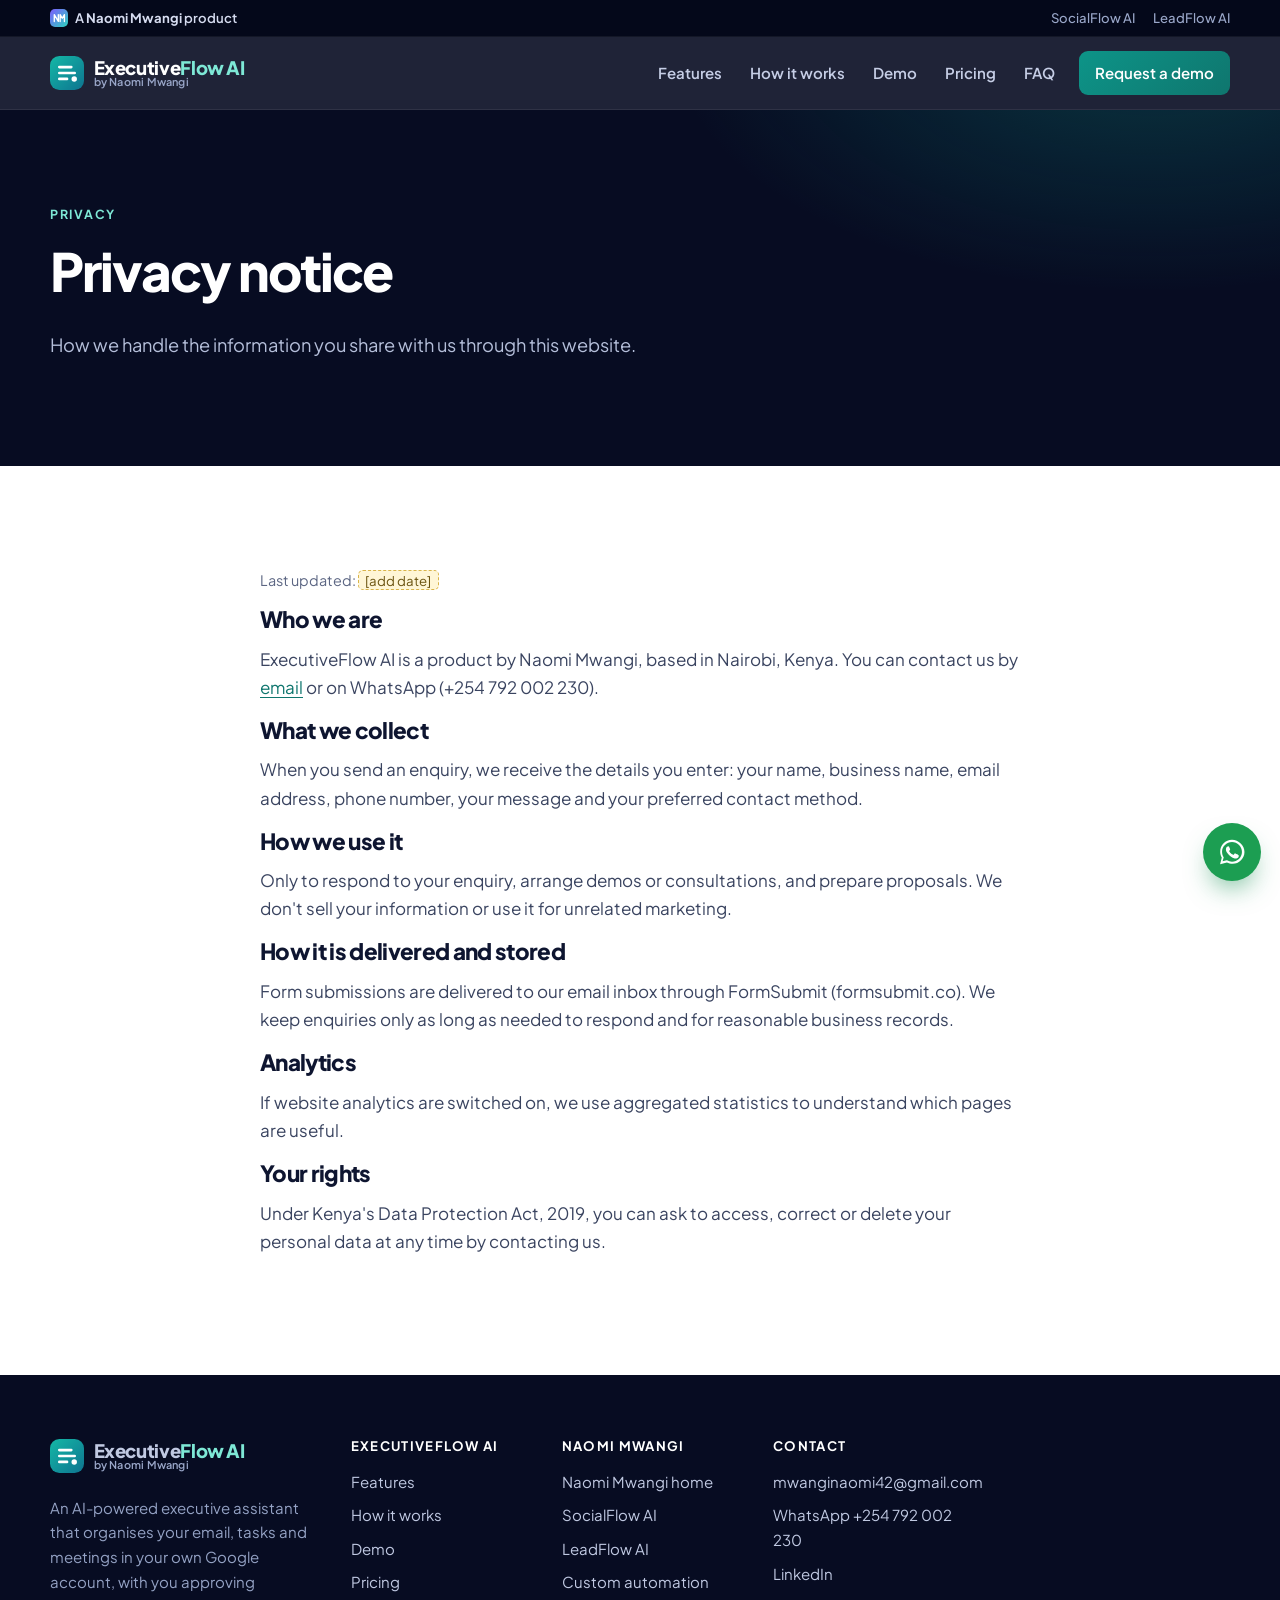
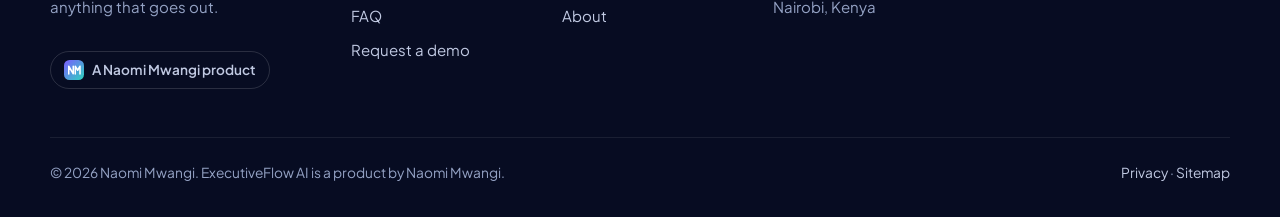
<file: privacy.html>
<!DOCTYPE html>
<html lang="en">
<head>
<meta charset="utf-8">
<meta name="viewport" content="width=device-width, initial-scale=1">
<title>Privacy Notice | ExecutiveFlow AI</title>
<meta name="description" content="How ExecutiveFlow AI and Naomi Mwangi handle the information you share through this website.">
<meta name="robots" content="index, follow">
<link rel="canonical" href="https://yomie-commits.github.io/ExecutiveFlowAI/privacy.html">
<meta name="theme-color" content="#06201d">
<meta property="og:type" content="website">
<meta property="og:site_name" content="ExecutiveFlow AI">
<meta property="og:title" content="Privacy Notice | ExecutiveFlow AI">
<meta property="og:description" content="How ExecutiveFlow AI and Naomi Mwangi handle the information you share through this website.">
<meta property="og:url" content="https://yomie-commits.github.io/ExecutiveFlowAI/privacy.html">
<meta property="og:image" content="https://yomie-commits.github.io/ExecutiveFlowAI/assets/img/og-image.png">
<meta name="twitter:card" content="summary_large_image">
<link rel="icon" href="assets/img/favicon.svg" type="image/svg+xml">
<link rel="preconnect" href="https://fonts.googleapis.com">
<link rel="preconnect" href="https://fonts.gstatic.com" crossorigin>
<link href="https://fonts.googleapis.com/css2?family=Plus+Jakarta+Sans:wght@400;500;600;700;800&amp;display=swap" rel="stylesheet">
<link rel="stylesheet" href="assets/css/site.css?v=1">
<script>document.documentElement.classList.add("js");setTimeout(function(){if(!window.__yv)document.documentElement.classList.remove("js")},2500);</script>

</head>
<body>
<a class="skip-link" href="#main">Skip to content</a>
<div class="parent-bar"><div class="container">
  <a href="https://yomie-commits.github.io/Yomie-Verse/" data-track="parent_brand"><svg viewBox="0 0 40 40" aria-hidden="true"><defs><linearGradient id="yvg" x1="0" y1="0" x2="1" y2="1"><stop offset="0" stop-color="#7c5cff"/><stop offset="1" stop-color="#2dd4bf"/></linearGradient></defs><rect width="40" height="40" rx="11" fill="url(#yvg)"/><path d="M9.5 28V12.5l9 15V12.5" fill="none" stroke="#fff" stroke-width="3" stroke-linecap="round" stroke-linejoin="round"/><path d="M22.5 28V12.5l4.75 8 4.75-8V28" fill="none" stroke="#fff" stroke-width="3" stroke-linecap="round" stroke-linejoin="round"/></svg><span>A <strong>Naomi Mwangi</strong> product</span></a>
  <nav class="sib" aria-label="Other products by Naomi Mwangi"><a href="https://yomie-commits.github.io/SocialFlowAI/">SocialFlow AI</a><a href="https://yomie-commits.github.io/LeadFlowAI/">LeadFlow AI</a></nav>
</div></div>
<header class="site-header">
  <nav class="container nav" aria-label="ExecutiveFlow AI">
    <a class="logo" href="index.html" aria-label="ExecutiveFlow AI home"><svg viewBox="0 0 40 40" aria-hidden="true"><defs><linearGradient id="efg" x1="0" y1="0" x2="1" y2="1"><stop offset="0" stop-color="#14b8a6"/><stop offset="1" stop-color="#0e7490"/></linearGradient></defs><rect width="40" height="40" rx="11" fill="url(#efg)"/><path d="M11 13h14M11 20h18M11 27h9" stroke="#fff" stroke-width="3.2" stroke-linecap="round"/><circle cx="28.5" cy="27" r="3.2" fill="#fff"/></svg><span class="lt"><span>Executive<b>Flow AI</b></span><small>by Naomi Mwangi</small></span></a>
    <button class="nav-toggle" type="button" aria-expanded="false" aria-controls="menu" aria-label="Open menu"><svg viewBox="0 0 24 24" fill="none" stroke="currentColor" stroke-width="2" stroke-linecap="round" stroke-linejoin="round" aria-hidden="true"><path d="M3 6h18M3 12h18M3 18h18"/></svg></button>
    <ul class="menu" id="menu"><li><a href="index.html#features">Features</a></li><li><a href="index.html#how-it-works">How it works</a></li><li><a href="index.html#demo">Demo</a></li><li><a href="index.html#pricing">Pricing</a></li><li><a href="index.html#faq">FAQ</a></li><li class="menu-cta"><a href="index.html#contact" data-track="cta_request_demo">Request a demo</a></li></ul>
  </nav>
</header>
<main id="main">

<section class="page-hero"><div class="container"><span class="eyebrow">Privacy</span><h1>Privacy notice</h1><p>How we handle the information you share with us through this website.</p></div></section>
<section class="section"><div class="container narrow">
  <p class="small muted">Last updated: <span class="placeholder">[add date]</span></p>
  <h2 style="font-size:1.4rem">Who we are</h2><p>ExecutiveFlow AI is a product by Naomi Mwangi, based in Nairobi, Kenya. You can contact us by <a href="index.html#contact" data-email>email</a> or on WhatsApp (+254 792 002 230).</p>
  <h2 style="font-size:1.4rem">What we collect</h2><p>When you send an enquiry, we receive the details you enter: your name, business name, email address, phone number, your message and your preferred contact method.</p>
  <h2 style="font-size:1.4rem">How we use it</h2><p>Only to respond to your enquiry, arrange demos or consultations, and prepare proposals. We don't sell your information or use it for unrelated marketing.</p>
  <h2 style="font-size:1.4rem">How it is delivered and stored</h2><p>Form submissions are delivered to our email inbox through FormSubmit (formsubmit.co). We keep enquiries only as long as needed to respond and for reasonable business records.</p>
  <h2 style="font-size:1.4rem">Analytics</h2><p>If website analytics are switched on, we use aggregated statistics to understand which pages are useful.</p>
  <h2 style="font-size:1.4rem">Your rights</h2><p>Under Kenya's Data Protection Act, 2019, you can ask to access, correct or delete your personal data at any time by contacting us.</p>
</div></section>
</main>
<footer class="site-footer">
  <div class="container">
    <div class="foot-grid">
      <div>
        <a class="logo" href="index.html" aria-label="ExecutiveFlow AI home"><svg viewBox="0 0 40 40" aria-hidden="true"><defs><linearGradient id="efg" x1="0" y1="0" x2="1" y2="1"><stop offset="0" stop-color="#14b8a6"/><stop offset="1" stop-color="#0e7490"/></linearGradient></defs><rect width="40" height="40" rx="11" fill="url(#efg)"/><path d="M11 13h14M11 20h18M11 27h9" stroke="#fff" stroke-width="3.2" stroke-linecap="round"/><circle cx="28.5" cy="27" r="3.2" fill="#fff"/></svg><span class="lt"><span>Executive<b>Flow AI</b></span><small>by Naomi Mwangi</small></span></a>
        <p class="mt-1">An AI-powered executive assistant that organises your email, tasks and meetings in your own Google account, with you approving anything that goes out.</p>
        <a class="part-of mt-1" href="https://yomie-commits.github.io/Yomie-Verse/"><svg viewBox="0 0 40 40" aria-hidden="true"><defs><linearGradient id="yvg" x1="0" y1="0" x2="1" y2="1"><stop offset="0" stop-color="#7c5cff"/><stop offset="1" stop-color="#2dd4bf"/></linearGradient></defs><rect width="40" height="40" rx="11" fill="url(#yvg)"/><path d="M9.5 28V12.5l9 15V12.5" fill="none" stroke="#fff" stroke-width="3" stroke-linecap="round" stroke-linejoin="round"/><path d="M22.5 28V12.5l4.75 8 4.75-8V28" fill="none" stroke="#fff" stroke-width="3" stroke-linecap="round" stroke-linejoin="round"/></svg> A Naomi Mwangi product</a>
      </div>
      <div><h3>ExecutiveFlow AI</h3><ul><li><a href="index.html#features">Features</a></li><li><a href="index.html#how-it-works">How it works</a></li><li><a href="index.html#demo">Demo</a></li><li><a href="index.html#pricing">Pricing</a></li><li><a href="index.html#faq">FAQ</a></li><li><a href="index.html#contact">Request a demo</a></li></ul></div>
      <div><h3>Naomi Mwangi</h3><ul>
        <li><a href="https://yomie-commits.github.io/Yomie-Verse/">Naomi Mwangi home</a></li><li><a href="https://yomie-commits.github.io/SocialFlowAI/">SocialFlow AI</a></li><li><a href="https://yomie-commits.github.io/LeadFlowAI/">LeadFlow AI</a></li>
        <li><a href="https://yomie-commits.github.io/Yomie-Verse/services.html">Custom automation</a></li>
        <li><a href="https://yomie-commits.github.io/Yomie-Verse/about.html">About</a></li></ul></div>
      <div><h3>Contact</h3><ul>
        <li><a href="index.html#contact" data-email data-email-show>Email us</a></li>
        <li><a href="https://wa.me/254792002230?text=Hello%2C%20I%27m%20interested%20in%20ExecutiveFlow%20AI%20and%20would%20like%20to%20know%20more." target="_blank" rel="noopener" data-track="whatsapp_click">WhatsApp +254 792 002 230</a></li>
        <li><a href="https://www.linkedin.com/in/naomi-njeri-m/" target="_blank" rel="noopener">LinkedIn</a></li>
        <li>Nairobi, Kenya</li></ul></div>
    </div>
    <div class="foot-bottom"><span>&copy; <span data-year>2026</span> Naomi Mwangi. ExecutiveFlow AI is a product by Naomi Mwangi.</span><span><a href="privacy.html">Privacy</a> · <a href="sitemap.xml">Sitemap</a></span></div>
  </div>
</footer>
<a class="wa-float" href="https://wa.me/254792002230?text=Hello%2C%20I%27m%20interested%20in%20ExecutiveFlow%20AI%20and%20would%20like%20to%20know%20more." target="_blank" rel="noopener" aria-label="Chat about ExecutiveFlow AI on WhatsApp" data-track="whatsapp_click"><svg viewBox="0 0 32 32" fill="currentColor" aria-hidden="true"><path d="M16 3C9 3 3.4 8.6 3.4 15.6c0 2.2.6 4.4 1.7 6.3L3.3 29l7.3-1.9c1.8 1 3.9 1.5 6 1.5h.1C23.6 28.6 29.3 23 29.3 16 29.3 9 23.1 3 16 3zm0 23.3c-1.9 0-3.7-.5-5.3-1.4l-.4-.2-4.3 1.1 1.2-4.2-.3-.4c-1-1.6-1.5-3.5-1.5-5.4C5.4 10 10.2 5.3 16 5.3c2.8 0 5.5 1.1 7.5 3.1s3.1 4.7 3.1 7.5c0 5.8-4.8 10.4-10.6 10.4zm5.8-7.8c-.3-.2-1.9-.9-2.2-1-.3-.1-.5-.2-.7.2-.2.3-.8 1-1 1.2-.2.2-.4.2-.7.1-.3-.2-1.3-.5-2.5-1.6-.9-.8-1.6-1.8-1.7-2.1-.2-.3 0-.5.1-.7l.5-.6c.2-.2.2-.3.3-.5.1-.2.1-.4 0-.6l-1-2.4c-.3-.6-.5-.5-.7-.5h-.6c-.2 0-.6.1-.9.4-.3.3-1.2 1.2-1.2 2.9s1.2 3.3 1.4 3.6c.2.2 2.4 3.7 5.8 5.1 2.9 1.1 3.4.9 4.1.9.6-.1 1.9-.8 2.2-1.6.3-.8.3-1.4.2-1.6-.1-.2-.3-.3-.6-.4z"/></svg></a>
<script src="assets/js/config.js?v=1"></script>
<script src="assets/js/main.js?v=1"></script>
</body>
</html>
</file>
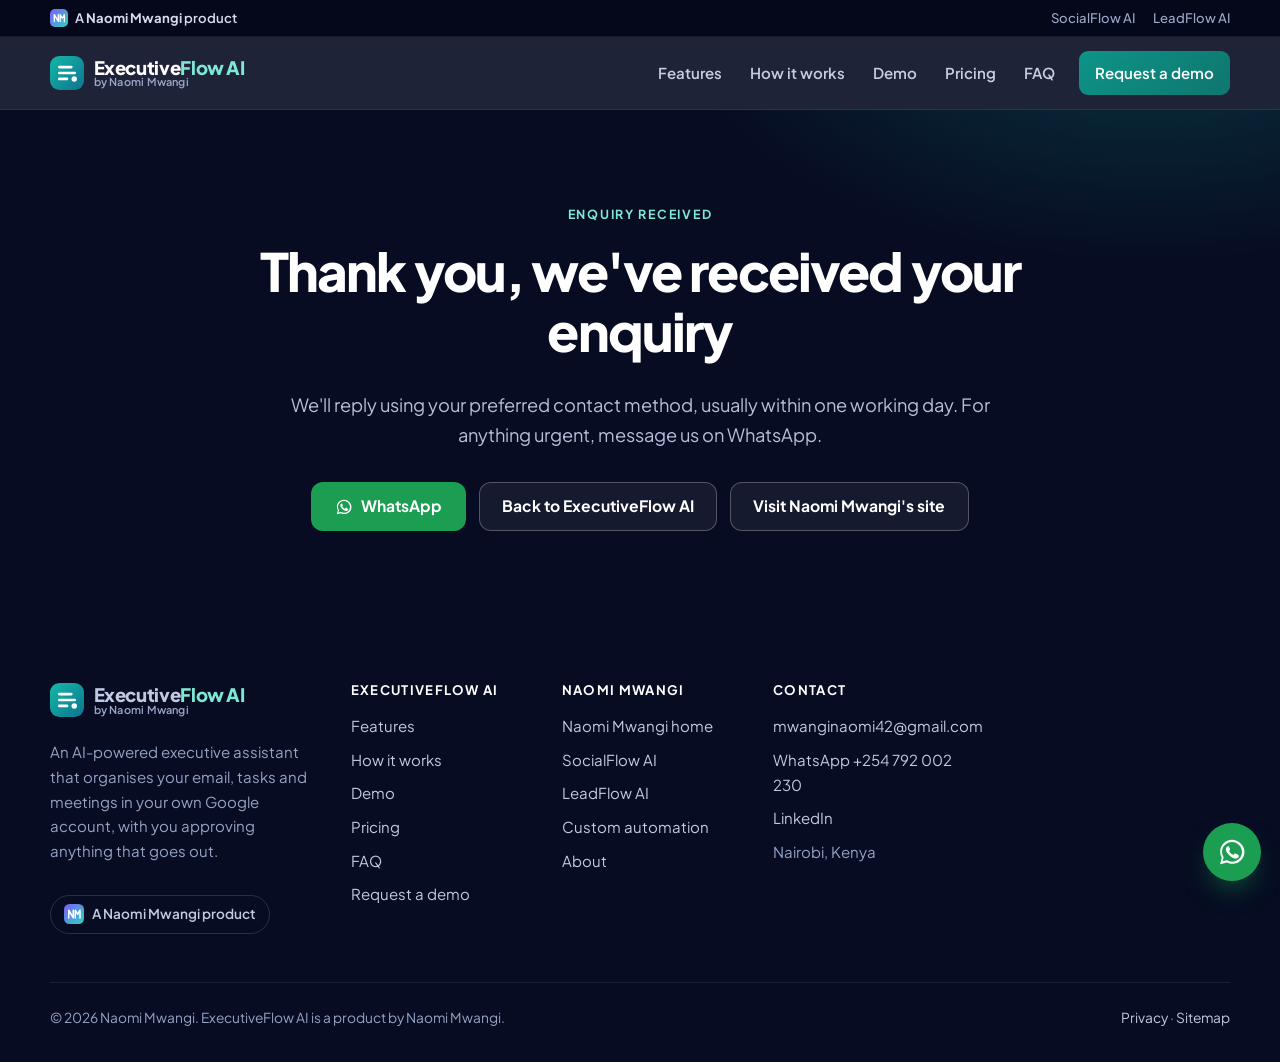
<file: thank-you.html>
<!DOCTYPE html>
<html lang="en">
<head>
<meta charset="utf-8">
<meta name="viewport" content="width=device-width, initial-scale=1">
<title>Thank You | ExecutiveFlow AI</title>
<meta name="description" content="Thank you for contacting ExecutiveFlow AI.">
<meta name="robots" content="noindex, follow">
<link rel="canonical" href="https://yomie-commits.github.io/ExecutiveFlowAI/thank-you.html">
<meta name="theme-color" content="#06201d">
<meta property="og:type" content="website">
<meta property="og:site_name" content="ExecutiveFlow AI">
<meta property="og:title" content="Thank You | ExecutiveFlow AI">
<meta property="og:description" content="Thank you for contacting ExecutiveFlow AI.">
<meta property="og:url" content="https://yomie-commits.github.io/ExecutiveFlowAI/thank-you.html">
<meta property="og:image" content="https://yomie-commits.github.io/ExecutiveFlowAI/assets/img/og-image.png">
<meta name="twitter:card" content="summary_large_image">
<link rel="icon" href="assets/img/favicon.svg" type="image/svg+xml">
<link rel="preconnect" href="https://fonts.googleapis.com">
<link rel="preconnect" href="https://fonts.gstatic.com" crossorigin>
<link href="https://fonts.googleapis.com/css2?family=Plus+Jakarta+Sans:wght@400;500;600;700;800&amp;display=swap" rel="stylesheet">
<link rel="stylesheet" href="assets/css/site.css?v=1">
<script>document.documentElement.classList.add("js");setTimeout(function(){if(!window.__yv)document.documentElement.classList.remove("js")},2500);</script>

</head>
<body>
<a class="skip-link" href="#main">Skip to content</a>
<div class="parent-bar"><div class="container">
  <a href="https://yomie-commits.github.io/Yomie-Verse/" data-track="parent_brand"><svg viewBox="0 0 40 40" aria-hidden="true"><defs><linearGradient id="yvg" x1="0" y1="0" x2="1" y2="1"><stop offset="0" stop-color="#7c5cff"/><stop offset="1" stop-color="#2dd4bf"/></linearGradient></defs><rect width="40" height="40" rx="11" fill="url(#yvg)"/><path d="M9.5 28V12.5l9 15V12.5" fill="none" stroke="#fff" stroke-width="3" stroke-linecap="round" stroke-linejoin="round"/><path d="M22.5 28V12.5l4.75 8 4.75-8V28" fill="none" stroke="#fff" stroke-width="3" stroke-linecap="round" stroke-linejoin="round"/></svg><span>A <strong>Naomi Mwangi</strong> product</span></a>
  <nav class="sib" aria-label="Other products by Naomi Mwangi"><a href="https://yomie-commits.github.io/SocialFlowAI/">SocialFlow AI</a><a href="https://yomie-commits.github.io/LeadFlowAI/">LeadFlow AI</a></nav>
</div></div>
<header class="site-header">
  <nav class="container nav" aria-label="ExecutiveFlow AI">
    <a class="logo" href="index.html" aria-label="ExecutiveFlow AI home"><svg viewBox="0 0 40 40" aria-hidden="true"><defs><linearGradient id="efg" x1="0" y1="0" x2="1" y2="1"><stop offset="0" stop-color="#14b8a6"/><stop offset="1" stop-color="#0e7490"/></linearGradient></defs><rect width="40" height="40" rx="11" fill="url(#efg)"/><path d="M11 13h14M11 20h18M11 27h9" stroke="#fff" stroke-width="3.2" stroke-linecap="round"/><circle cx="28.5" cy="27" r="3.2" fill="#fff"/></svg><span class="lt"><span>Executive<b>Flow AI</b></span><small>by Naomi Mwangi</small></span></a>
    <button class="nav-toggle" type="button" aria-expanded="false" aria-controls="menu" aria-label="Open menu"><svg viewBox="0 0 24 24" fill="none" stroke="currentColor" stroke-width="2" stroke-linecap="round" stroke-linejoin="round" aria-hidden="true"><path d="M3 6h18M3 12h18M3 18h18"/></svg></button>
    <ul class="menu" id="menu"><li><a href="index.html#features">Features</a></li><li><a href="index.html#how-it-works">How it works</a></li><li><a href="index.html#demo">Demo</a></li><li><a href="index.html#pricing">Pricing</a></li><li><a href="index.html#faq">FAQ</a></li><li class="menu-cta"><a href="index.html#contact" data-track="cta_request_demo">Request a demo</a></li></ul>
  </nav>
</header>
<main id="main">

<section class="page-hero" style="text-align:center"><div class="container">
  <span class="eyebrow">Enquiry received</span><h1 style="margin-inline:auto">Thank you, we've received your enquiry</h1>
  <p style="margin-inline:auto">We'll reply using your preferred contact method, usually within one working day. For anything urgent, message us on WhatsApp.</p>
  <div class="btn-row mt-2" style="justify-content:center"><a class="btn btn--wa" href="https://wa.me/254792002230?text=Hello%2C%20I%27m%20interested%20in%20ExecutiveFlow%20AI%20and%20would%20like%20to%20know%20more." target="_blank" rel="noopener"><svg viewBox="0 0 32 32" fill="currentColor" aria-hidden="true"><path d="M16 3C9 3 3.4 8.6 3.4 15.6c0 2.2.6 4.4 1.7 6.3L3.3 29l7.3-1.9c1.8 1 3.9 1.5 6 1.5h.1C23.6 28.6 29.3 23 29.3 16 29.3 9 23.1 3 16 3zm0 23.3c-1.9 0-3.7-.5-5.3-1.4l-.4-.2-4.3 1.1 1.2-4.2-.3-.4c-1-1.6-1.5-3.5-1.5-5.4C5.4 10 10.2 5.3 16 5.3c2.8 0 5.5 1.1 7.5 3.1s3.1 4.7 3.1 7.5c0 5.8-4.8 10.4-10.6 10.4zm5.8-7.8c-.3-.2-1.9-.9-2.2-1-.3-.1-.5-.2-.7.2-.2.3-.8 1-1 1.2-.2.2-.4.2-.7.1-.3-.2-1.3-.5-2.5-1.6-.9-.8-1.6-1.8-1.7-2.1-.2-.3 0-.5.1-.7l.5-.6c.2-.2.2-.3.3-.5.1-.2.1-.4 0-.6l-1-2.4c-.3-.6-.5-.5-.7-.5h-.6c-.2 0-.6.1-.9.4-.3.3-1.2 1.2-1.2 2.9s1.2 3.3 1.4 3.6c.2.2 2.4 3.7 5.8 5.1 2.9 1.1 3.4.9 4.1.9.6-.1 1.9-.8 2.2-1.6.3-.8.3-1.4.2-1.6-.1-.2-.3-.3-.6-.4z"/></svg> WhatsApp</a><a class="btn btn--ghost" href="index.html">Back to ExecutiveFlow AI</a><a class="btn btn--ghost" href="https://yomie-commits.github.io/Yomie-Verse/">Visit Naomi Mwangi&#39;s site</a></div>
</div></section>
</main>
<footer class="site-footer">
  <div class="container">
    <div class="foot-grid">
      <div>
        <a class="logo" href="index.html" aria-label="ExecutiveFlow AI home"><svg viewBox="0 0 40 40" aria-hidden="true"><defs><linearGradient id="efg" x1="0" y1="0" x2="1" y2="1"><stop offset="0" stop-color="#14b8a6"/><stop offset="1" stop-color="#0e7490"/></linearGradient></defs><rect width="40" height="40" rx="11" fill="url(#efg)"/><path d="M11 13h14M11 20h18M11 27h9" stroke="#fff" stroke-width="3.2" stroke-linecap="round"/><circle cx="28.5" cy="27" r="3.2" fill="#fff"/></svg><span class="lt"><span>Executive<b>Flow AI</b></span><small>by Naomi Mwangi</small></span></a>
        <p class="mt-1">An AI-powered executive assistant that organises your email, tasks and meetings in your own Google account, with you approving anything that goes out.</p>
        <a class="part-of mt-1" href="https://yomie-commits.github.io/Yomie-Verse/"><svg viewBox="0 0 40 40" aria-hidden="true"><defs><linearGradient id="yvg" x1="0" y1="0" x2="1" y2="1"><stop offset="0" stop-color="#7c5cff"/><stop offset="1" stop-color="#2dd4bf"/></linearGradient></defs><rect width="40" height="40" rx="11" fill="url(#yvg)"/><path d="M9.5 28V12.5l9 15V12.5" fill="none" stroke="#fff" stroke-width="3" stroke-linecap="round" stroke-linejoin="round"/><path d="M22.5 28V12.5l4.75 8 4.75-8V28" fill="none" stroke="#fff" stroke-width="3" stroke-linecap="round" stroke-linejoin="round"/></svg> A Naomi Mwangi product</a>
      </div>
      <div><h3>ExecutiveFlow AI</h3><ul><li><a href="index.html#features">Features</a></li><li><a href="index.html#how-it-works">How it works</a></li><li><a href="index.html#demo">Demo</a></li><li><a href="index.html#pricing">Pricing</a></li><li><a href="index.html#faq">FAQ</a></li><li><a href="index.html#contact">Request a demo</a></li></ul></div>
      <div><h3>Naomi Mwangi</h3><ul>
        <li><a href="https://yomie-commits.github.io/Yomie-Verse/">Naomi Mwangi home</a></li><li><a href="https://yomie-commits.github.io/SocialFlowAI/">SocialFlow AI</a></li><li><a href="https://yomie-commits.github.io/LeadFlowAI/">LeadFlow AI</a></li>
        <li><a href="https://yomie-commits.github.io/Yomie-Verse/services.html">Custom automation</a></li>
        <li><a href="https://yomie-commits.github.io/Yomie-Verse/about.html">About</a></li></ul></div>
      <div><h3>Contact</h3><ul>
        <li><a href="index.html#contact" data-email data-email-show>Email us</a></li>
        <li><a href="https://wa.me/254792002230?text=Hello%2C%20I%27m%20interested%20in%20ExecutiveFlow%20AI%20and%20would%20like%20to%20know%20more." target="_blank" rel="noopener" data-track="whatsapp_click">WhatsApp +254 792 002 230</a></li>
        <li><a href="https://www.linkedin.com/in/naomi-njeri-m/" target="_blank" rel="noopener">LinkedIn</a></li>
        <li>Nairobi, Kenya</li></ul></div>
    </div>
    <div class="foot-bottom"><span>&copy; <span data-year>2026</span> Naomi Mwangi. ExecutiveFlow AI is a product by Naomi Mwangi.</span><span><a href="privacy.html">Privacy</a> · <a href="sitemap.xml">Sitemap</a></span></div>
  </div>
</footer>
<a class="wa-float" href="https://wa.me/254792002230?text=Hello%2C%20I%27m%20interested%20in%20ExecutiveFlow%20AI%20and%20would%20like%20to%20know%20more." target="_blank" rel="noopener" aria-label="Chat about ExecutiveFlow AI on WhatsApp" data-track="whatsapp_click"><svg viewBox="0 0 32 32" fill="currentColor" aria-hidden="true"><path d="M16 3C9 3 3.4 8.6 3.4 15.6c0 2.2.6 4.4 1.7 6.3L3.3 29l7.3-1.9c1.8 1 3.9 1.5 6 1.5h.1C23.6 28.6 29.3 23 29.3 16 29.3 9 23.1 3 16 3zm0 23.3c-1.9 0-3.7-.5-5.3-1.4l-.4-.2-4.3 1.1 1.2-4.2-.3-.4c-1-1.6-1.5-3.5-1.5-5.4C5.4 10 10.2 5.3 16 5.3c2.8 0 5.5 1.1 7.5 3.1s3.1 4.7 3.1 7.5c0 5.8-4.8 10.4-10.6 10.4zm5.8-7.8c-.3-.2-1.9-.9-2.2-1-.3-.1-.5-.2-.7.2-.2.3-.8 1-1 1.2-.2.2-.4.2-.7.1-.3-.2-1.3-.5-2.5-1.6-.9-.8-1.6-1.8-1.7-2.1-.2-.3 0-.5.1-.7l.5-.6c.2-.2.2-.3.3-.5.1-.2.1-.4 0-.6l-1-2.4c-.3-.6-.5-.5-.7-.5h-.6c-.2 0-.6.1-.9.4-.3.3-1.2 1.2-1.2 2.9s1.2 3.3 1.4 3.6c.2.2 2.4 3.7 5.8 5.1 2.9 1.1 3.4.9 4.1.9.6-.1 1.9-.8 2.2-1.6.3-.8.3-1.4.2-1.6-.1-.2-.3-.3-.6-.4z"/></svg></a>
<script src="assets/js/config.js?v=1"></script>
<script src="assets/js/main.js?v=1"></script>
</body>
</html>
</file>
<file: assets/css/site.css>
/* =========================================================
   ExecutiveFlow AI theme of the Naomi Mwangi design system (v4)
   Midnight navy · violet · electric blue · soft neutrals
   Product accents: SocialFlow (violet) · LeadFlow (blue) · ExecutiveFlow (teal)
   ========================================================= */
:root {
  --midnight: #070c22;
  --navy-900: #0b1433;
  --navy-800: #111d45;
  --navy-700: #1b2b60;
  --ink: #0e1530;
  --text: #3a4460;
  --muted: #5c6683;
  --line: #e4e7f0;
  --line-2: #eef0f6;
  --bg: #ffffff;
  --soft: #f6f7fb;
  --warm: #faf9f6;
  --brand: #0d9488;
  --brand-600: #0f8a7f;
  --brand-700: #0f766e;
  --brand-100: #ddf5f1;
  --blue: #3b6ff5;
  --blue-700: #2350cf;
  --blue-100: #e7eeff;
  --teal: #12a594;
  --teal-700: #0b7a6d;
  --teal-100: #ddf5f1;
  --success: #0f7d57;
  --success-bg: #e5f5ee;
  --danger: #b9283a;
  --danger-bg: #fdecee;
  --radius: 14px;
  --radius-lg: 20px;
  --radius-xl: 28px;
  --shadow-sm: 0 1px 2px rgba(14, 21, 48, .05), 0 2px 8px rgba(14, 21, 48, .04);
  --shadow: 0 1px 2px rgba(14, 21, 48, .04), 0 14px 34px -16px rgba(14, 21, 48, .22);
  --shadow-lg: 0 30px 70px -28px rgba(7, 12, 34, .5);
  --font: "Plus Jakarta Sans", system-ui, -apple-system, "Segoe UI", Roboto, Arial, sans-serif;
  --max: 1180px;
  --header-h: 72px;
}
*, *::before, *::after { box-sizing: border-box; }
html { scroll-behavior: smooth; -webkit-text-size-adjust: 100%; scroll-padding-top: calc(var(--header-h) + 16px); }
body { margin: 0; font-family: var(--font); font-size: 1.0625rem; line-height: 1.65; color: var(--text); background: var(--bg); -webkit-font-smoothing: antialiased; }
img, svg { max-width: 100%; display: block; }
a { color: var(--brand-700); text-decoration-thickness: 1px; text-underline-offset: 3px; }
a:hover { color: var(--brand-600); }
h1, h2, h3, h4 { color: var(--ink); line-height: 1.14; margin: 0 0 .55em; letter-spacing: -.02em; font-weight: 800; }
h1 { font-size: clamp(2.3rem, 5.4vw, 4.1rem); letter-spacing: -.035em; }
h2 { font-size: clamp(1.75rem, 3.4vw, 2.65rem); letter-spacing: -.03em; }
h3 { font-size: 1.22rem; font-weight: 700; letter-spacing: -.012em; }
h4 { font-size: 1rem; font-weight: 700; letter-spacing: 0; }
p { margin: 0 0 1em; }
ul { padding-left: 1.2em; }
:focus-visible { outline: 3px solid var(--brand); outline-offset: 3px; border-radius: 6px; }
[hidden] { display: none !important; }
.sr-only { position: absolute !important; width: 1px; height: 1px; overflow: hidden; clip: rect(0 0 0 0); white-space: nowrap; }
.skip-link { position: absolute; left: -999px; top: 0; z-index: 999; background: #fff; color: var(--ink); padding: .7rem 1rem; border-radius: 8px; }
.skip-link:focus { left: 1rem; top: 1rem; }

.container { width: min(100% - 2.5rem, var(--max)); margin-inline: auto; }
.narrow { max-width: 760px; }
.section { padding: clamp(4.25rem, 8vw, 7rem) 0; }
.section--soft { background: var(--soft); }
.section--warm { background: var(--warm); }
.section--dark { background: radial-gradient(1000px 500px at 85% -10%, rgba(13, 148, 136, .22), transparent 60%), var(--navy-900); color: #c3cce4; }
.section--dark h2, .section--dark h3, .section--dark h4 { color: #fff; }
.section--tight { padding: 3rem 0; }
.head { max-width: 740px; margin: 0 auto 3.2rem; text-align: center; }
.head--left { margin-left: 0; text-align: left; }
.eyebrow { display: inline-block; font-size: .78rem; font-weight: 700; letter-spacing: .14em; text-transform: uppercase; color: var(--brand-700); margin-bottom: 1rem; }
.section--dark .eyebrow, .hero .eyebrow, .page-hero .eyebrow { color: #7ee8d6; }
.lead { font-size: 1.16rem; color: var(--muted); }
.section--dark .lead { color: #b3bdd8; }
.muted { color: var(--muted); }
.small { font-size: .9rem; }
.center { text-align: center; }
.mt-0 { margin-top: 0; } .mt-1 { margin-top: 1rem; } .mt-2 { margin-top: 2rem; } .mt-3 { margin-top: 3rem; } .mb-0 { margin-bottom: 0; }

/* ---------- Buttons ---------- */
.btn {
  display: inline-flex; align-items: center; justify-content: center; gap: .55rem; padding: .88rem 1.4rem; border-radius: 12px;
  font: 700 .98rem/1.2 var(--font); border: 1.5px solid transparent; cursor: pointer; text-decoration: none !important; white-space: nowrap;
  transition: transform .18s ease, box-shadow .18s ease, background .18s ease, border-color .18s ease, color .18s ease;
}
.btn svg { width: 18px; height: 18px; flex: none; }
.btn:active { transform: translateY(1px) scale(.99); }
.btn--primary { background: linear-gradient(135deg, var(--brand), var(--brand-700)); color: #fff; box-shadow: 0 10px 24px -10px rgba(15, 118, 110, .8); }
.btn--primary:hover { color: #fff; transform: translateY(-2px); box-shadow: 0 16px 30px -12px rgba(15, 118, 110, .85); }
.btn--light { background: #fff; color: var(--ink); }
.btn--light:hover { color: var(--ink); transform: translateY(-2px); }
.btn--ghost { background: rgba(255, 255, 255, .06); color: #fff; border-color: rgba(255, 255, 255, .26); }
.btn--ghost:hover { color: #fff; background: rgba(255, 255, 255, .13); }
.btn--outline { background: #fff; color: var(--ink); border-color: var(--line); }
.btn--outline:hover { color: var(--brand-700); border-color: #cfc4ff; }
.btn--wa { background: #1c9e52; color: #fff; }
.btn--wa:hover { background: #168445; color: #fff; transform: translateY(-2px); }
.btn--sm { padding: .58rem 1rem; font-size: .9rem; border-radius: 10px; }
.btn--block { width: 100%; }
.btn-row { display: flex; flex-wrap: wrap; gap: .8rem; align-items: center; }
.link-arrow { display: inline-flex; align-items: center; gap: .35rem; font-weight: 700; text-decoration: none; }
.link-arrow svg { width: 16px; height: 16px; transition: transform .18s; }
.link-arrow:hover svg { transform: translateX(3px); }

/* ---------- Header ---------- */
.site-header { position: sticky; top: 0; z-index: 50; background: rgba(7, 12, 34, .9); backdrop-filter: saturate(160%) blur(14px); -webkit-backdrop-filter: saturate(160%) blur(14px); border-bottom: 1px solid rgba(255, 255, 255, .07); }
.nav { height: var(--header-h); display: flex; align-items: center; justify-content: space-between; gap: 1rem; }
.logo { display: inline-flex; align-items: center; gap: .6rem; color: #fff; text-decoration: none; font-weight: 800; font-size: 1.16rem; letter-spacing: -.02em; }
.logo:hover { color: #fff; }
.logo svg { width: 34px; height: 34px; }
.logo b { color: #7ee8d6; font-weight: 800; }
.menu { display: flex; align-items: center; gap: .25rem; list-style: none; margin: 0; padding: 0; }
.menu a { display: block; color: #c6cee6; font-size: .94rem; font-weight: 600; text-decoration: none; padding: .55rem .75rem; border-radius: 9px; }
.menu a:hover, .menu a[aria-current="page"] { color: #fff; background: rgba(255, 255, 255, .08); }
.menu .menu-cta { margin-left: .5rem; }
.menu .menu-cta a { background: linear-gradient(135deg, var(--brand), var(--brand-700)); color: #fff; padding: .6rem 1rem; }
.menu .menu-cta a:hover { filter: brightness(1.08); }
.nav-toggle { display: none; background: none; border: 0; color: #fff; padding: .45rem; cursor: pointer; border-radius: 8px; }
.nav-toggle svg { width: 28px; height: 28px; }
@media (max-width: 1060px) {
  .nav-toggle { display: block; }
  .menu { position: fixed; inset: var(--header-h) 0 auto 0; flex-direction: column; align-items: stretch; gap: 0; background: var(--midnight); padding: .8rem 1.25rem 1.4rem; border-bottom: 1px solid rgba(255, 255, 255, .08); max-height: calc(100vh - var(--header-h)); overflow-y: auto; display: none; }
  .menu.is-open { display: flex; }
  .menu a { padding: .85rem .6rem; font-size: 1.02rem; }
  .menu .menu-cta { margin: .8rem 0 0; }
  .menu .menu-cta a { text-align: center; }
}

/* ---------- Hero ---------- */
.hero { position: relative; overflow: hidden; color: #c3cce4; padding: clamp(3.5rem, 7vw, 6rem) 0 clamp(4rem, 8vw, 6.5rem);
  background: radial-gradient(900px 520px at 88% -5%, rgba(13, 148, 136, .32), transparent 60%), radial-gradient(700px 420px at -10% 110%, rgba(59, 111, 245, .26), transparent 60%), var(--midnight); }
.hero::before { content: ""; position: absolute; inset: 0; pointer-events: none; opacity: .55;
  background-image: linear-gradient(rgba(255, 255, 255, .035) 1px, transparent 1px), linear-gradient(90deg, rgba(255, 255, 255, .035) 1px, transparent 1px);
  background-size: 46px 46px; -webkit-mask-image: radial-gradient(ellipse at 60% 40%, #000 25%, transparent 72%); mask-image: radial-gradient(ellipse at 60% 40%, #000 25%, transparent 72%); }
.hero-grid { position: relative; display: grid; grid-template-columns: 1.05fr 1fr; gap: 3rem; align-items: center; }
@media (max-width: 960px) { .hero-grid { grid-template-columns: 1fr; } }
.hero h1 { color: #fff; }
.hero h1 .grad { background: linear-gradient(90deg, #99f0e0, #7dd3fc); -webkit-background-clip: text; background-clip: text; color: transparent; }
.hero-copy { font-size: 1.17rem; color: #b9c3dd; max-width: 590px; margin-bottom: 2rem; }
.hero-notes { display: flex; flex-wrap: wrap; gap: .6rem 1.4rem; margin-top: 1.7rem; font-size: .9rem; color: #95a3c6; list-style: none; padding: 0; }
.hero-notes li { display: inline-flex; align-items: center; gap: .45rem; }
.hero-notes svg { width: 16px; height: 16px; color: #7ee8d6; }
.page-hero { position: relative; overflow: hidden; color: #bcc6e0; padding: clamp(3.5rem, 7vw, 5.5rem) 0;
  background: radial-gradient(800px 420px at 90% -20%, rgba(13, 148, 136, .3), transparent 60%), var(--midnight); }
.page-hero h1 { color: #fff; font-size: clamp(2.1rem, 4.6vw, 3.3rem); max-width: 860px; }
.page-hero p { max-width: 720px; font-size: 1.14rem; color: #b5bfda; }
.crumbs { font-size: .86rem; color: #8f9cc0; margin-bottom: 1.1rem; }
.crumbs a { color: #99f0e0; }
.status { display: inline-flex; align-items: center; gap: .45rem; font-size: .78rem; font-weight: 700; padding: .32rem .7rem; border-radius: 999px; background: rgba(18, 165, 148, .14); color: #5fe0cf; border: 1px solid rgba(95, 224, 207, .3); }
.status::before { content: ""; width: 7px; height: 7px; border-radius: 50%; background: currentColor; }
.status--light { background: var(--teal-100); color: var(--teal-700); border-color: #b6e8de; }

/* ---------- Ecosystem diagram (hero visual) ---------- */
.eco { position: relative; aspect-ratio: 1 / .92; width: 100%; max-width: 560px; margin-inline: auto; }
.eco svg.eco-lines { position: absolute; inset: 0; width: 100%; height: 100%; }
.eco-lines path { fill: none; stroke: rgba(182, 166, 255, .35); stroke-width: 1.6; stroke-dasharray: 5 7; animation: flow 2.6s linear infinite; }
@keyframes flow { to { stroke-dashoffset: -48; } }
.eco-node { position: absolute; transform: translate(-50%, -50%); background: rgba(17, 29, 69, .88); border: 1px solid rgba(255, 255, 255, .12); border-radius: 18px; padding: .9rem 1rem; color: #dde3f4; box-shadow: var(--shadow-lg); width: 46%; max-width: 230px; text-decoration: none; transition: transform .25s ease, border-color .25s ease; }
.eco-node:hover { transform: translate(-50%, calc(-50% - 4px)); border-color: rgba(182, 166, 255, .5); color: #fff; }
.eco-node b { display: block; color: #fff; font-size: .98rem; margin-bottom: .1rem; }
.eco-node small { display: block; font-size: .78rem; color: #a3afcf; line-height: 1.45; }
.eco-node .pi { width: 34px; height: 34px; border-radius: 10px; display: grid; place-items: center; margin-bottom: .55rem; }
.eco-node .pi svg { width: 18px; height: 18px; }
.eco-hub { position: absolute; left: 50%; top: 52%; transform: translate(-50%, -50%); width: 34%; aspect-ratio: 1; border-radius: 50%; display: grid; place-items: center; text-align: center;
  background: radial-gradient(circle at 30% 25%, rgba(13, 148, 136, .55), rgba(17, 29, 69, .95) 70%); border: 1px solid rgba(182, 166, 255, .35); box-shadow: 0 0 0 10px rgba(13, 148, 136, .07), 0 0 0 22px rgba(13, 148, 136, .04); color: #fff; font-weight: 800; font-size: .95rem; line-height: 1.25; padding: .5rem; }
.eco-hub small { display: block; font-weight: 500; font-size: .72rem; color: #c3cbe6; margin-top: .25rem; }
.eco-tools { position: absolute; left: 0; right: 0; bottom: -.2rem; display: flex; flex-wrap: wrap; justify-content: center; gap: .4rem; }
.eco-tools span { font-size: .72rem; color: #aab5d4; border: 1px solid rgba(255, 255, 255, .12); border-radius: 999px; padding: .2rem .6rem; background: rgba(255, 255, 255, .04); }
@media (max-width: 560px) { .eco { aspect-ratio: auto; display: grid; gap: .7rem; } .eco svg.eco-lines, .eco-hub { display: none; } .eco-node { position: static; transform: none; width: 100%; max-width: none; } .eco-node:hover { transform: none; } .eco-tools { position: static; margin-top: .4rem; } }

/* ---------- Product accents ---------- */
.pi--sf { background: rgba(13, 148, 136, .18); color: #99f0e0; }
.pi--lf { background: rgba(59, 111, 245, .2); color: #9cb8ff; }
.pi--ef { background: rgba(18, 165, 148, .2); color: #6fe3d3; }
.acc-sf { --acc: var(--brand-700); --acc-bg: var(--brand-100); --acc-solid: var(--brand); }
.acc-lf { --acc: var(--blue-700); --acc-bg: var(--blue-100); --acc-solid: var(--blue); }
.acc-ef { --acc: var(--teal-700); --acc-bg: var(--teal-100); --acc-solid: var(--teal); }

/* ---------- Grids & cards ---------- */
.grid { display: grid; gap: 1.3rem; }
.g2 { grid-template-columns: repeat(2, minmax(0, 1fr)); }
.g3 { grid-template-columns: repeat(3, minmax(0, 1fr)); }
.g4 { grid-template-columns: repeat(4, minmax(0, 1fr)); }
@media (max-width: 1000px) { .g3, .g4 { grid-template-columns: repeat(2, minmax(0, 1fr)); } }
@media (max-width: 640px) { .g2, .g3, .g4 { grid-template-columns: 1fr; } }
.card { background: #fff; border: 1px solid var(--line); border-radius: var(--radius-lg); padding: 1.7rem; box-shadow: var(--shadow-sm); transition: transform .25s ease, box-shadow .25s ease, border-color .25s ease; min-width: 0; }
.card:hover { transform: translateY(-3px); box-shadow: var(--shadow); border-color: #d9ddeb; }
.card p:last-child { margin-bottom: 0; }
.card--flat:hover { transform: none; box-shadow: var(--shadow-sm); }
.section--dark .card { background: rgba(255, 255, 255, .04); border-color: rgba(255, 255, 255, .1); box-shadow: none; }
.section--dark .card p { color: #b3bdd8; }
.ico { width: 46px; height: 46px; border-radius: 13px; display: grid; place-items: center; margin-bottom: 1.05rem; background: var(--brand-100); color: var(--brand-700); }
.ico svg { width: 23px; height: 23px; }
.section--dark .ico { background: rgba(13, 148, 136, .16); color: #99f0e0; }
.checks { list-style: none; padding: 0; margin: 0 0 1rem; display: grid; gap: .55rem; }
.checks li { position: relative; padding-left: 1.75rem; }
.checks li::before { content: ""; position: absolute; left: 0; top: .32em; width: 1.12rem; height: 1.12rem; border-radius: 50%;
  background: var(--acc-bg, var(--brand-100)) center / 66% no-repeat url("data:image/svg+xml,%3Csvg xmlns='http://www.w3.org/2000/svg' viewBox='0 0 24 24' fill='none' stroke='%235534d6' stroke-width='3.4' stroke-linecap='round' stroke-linejoin='round'%3E%3Cpath d='M5 12.5l4.5 4.5L19 7.5'/%3E%3C/svg%3E"); }
.acc-lf .checks li::before { background-image: url("data:image/svg+xml,%3Csvg xmlns='http://www.w3.org/2000/svg' viewBox='0 0 24 24' fill='none' stroke='%232350cf' stroke-width='3.4' stroke-linecap='round' stroke-linejoin='round'%3E%3Cpath d='M5 12.5l4.5 4.5L19 7.5'/%3E%3C/svg%3E"); }
.acc-ef .checks li::before { background-image: url("data:image/svg+xml,%3Csvg xmlns='http://www.w3.org/2000/svg' viewBox='0 0 24 24' fill='none' stroke='%230b7a6d' stroke-width='3.4' stroke-linecap='round' stroke-linejoin='round'%3E%3Cpath d='M5 12.5l4.5 4.5L19 7.5'/%3E%3C/svg%3E"); }
.section--dark .checks li::before { background-color: rgba(13, 148, 136, .22); }

/* Problem cards */
.problem { display: flex; gap: 1rem; align-items: flex-start; }
.problem .ico { margin: 0; flex: none; background: #fff3ef; color: #c2410c; }
.problem h3 { font-size: 1.06rem; margin-bottom: .3rem; }
.problem p { font-size: .97rem; color: var(--muted); }

/* Product cards */
.product { position: relative; display: flex; flex-direction: column; border-radius: var(--radius-xl); padding: 1.9rem; background: #fff; border: 1px solid var(--line); box-shadow: var(--shadow-sm); overflow: hidden; transition: transform .25s ease, box-shadow .25s ease; }
.product::before { content: ""; position: absolute; inset: 0 0 auto 0; height: 4px; background: var(--acc-solid); }
.product:hover { transform: translateY(-4px); box-shadow: var(--shadow); }
.product .p-head { display: flex; align-items: center; gap: .8rem; margin-bottom: 1rem; }
.product .p-mark { width: 48px; height: 48px; border-radius: 14px; display: grid; place-items: center; background: var(--acc-bg); color: var(--acc); flex: none; }
.product .p-mark svg { width: 24px; height: 24px; }
.product h3 { margin: 0; font-size: 1.32rem; }
.product .tagline { font-weight: 700; color: var(--acc); margin-bottom: .7rem; }
.product dl { margin: 0 0 1.2rem; display: grid; gap: .9rem; }
.product dt { font-size: .74rem; font-weight: 800; letter-spacing: .1em; text-transform: uppercase; color: var(--muted); margin-bottom: .2rem; }
.product dd { margin: 0; font-size: .97rem; }
.product .checks { font-size: .95rem; }
.product .p-foot { margin-top: auto; display: flex; flex-wrap: wrap; gap: .6rem; align-items: center; }
.product .btn--acc { background: var(--acc-solid); color: #fff; }
.product .btn--acc:hover { filter: brightness(1.07); color: #fff; transform: translateY(-2px); }
.acc-ef .btn--acc { background: var(--teal-700); }
.badge { display: inline-flex; align-items: center; gap: .35rem; font-size: .74rem; font-weight: 700; padding: .25rem .6rem; border-radius: 999px; background: var(--teal-100); color: var(--teal-700); }
.badge::before { content: ""; width: 6px; height: 6px; border-radius: 50%; background: currentColor; }
.badge--plain { background: var(--soft); color: var(--muted); }
.badge--plain::before { display: none; }

/* Steps */
.steps { display: grid; grid-template-columns: repeat(5, minmax(0, 1fr)); gap: 1rem; counter-reset: s; position: relative; }
@media (max-width: 1000px) { .steps { grid-template-columns: repeat(2, minmax(0, 1fr)); } }
@media (max-width: 560px) { .steps { grid-template-columns: 1fr; } }
.step { position: relative; background: #fff; border: 1px solid var(--line); border-radius: var(--radius-lg); padding: 1.4rem 1.3rem; box-shadow: var(--shadow-sm); }
.step .n { display: inline-grid; place-items: center; width: 38px; height: 38px; border-radius: 12px; background: var(--ink); color: #fff; font-weight: 800; font-size: .95rem; margin-bottom: .9rem; }
.step h3 { font-size: 1.1rem; margin-bottom: .35rem; }
.step p { font-size: .94rem; color: var(--muted); margin: 0; }
.section--dark .step { background: rgba(255, 255, 255, .04); border-color: rgba(255, 255, 255, .1); box-shadow: none; }
.section--dark .step .n { background: linear-gradient(135deg, var(--brand), var(--blue)); }
.section--dark .step p { color: #aab5d4; }
.timeline { max-width: 880px; margin: 0 auto; position: relative; }
.timeline::before { content: ""; position: absolute; left: 25px; top: 12px; bottom: 12px; width: 2px; background: linear-gradient(var(--brand), var(--blue), var(--teal)); opacity: .45; }
.tl { position: relative; display: grid; grid-template-columns: 52px 1fr; gap: 1.3rem; padding-bottom: 1.8rem; }
.tl:last-child { padding-bottom: 0; }
.tl .n { width: 52px; height: 52px; border-radius: 16px; background: var(--ink); color: #fff; display: grid; place-items: center; font-weight: 800; position: relative; z-index: 1; box-shadow: 0 0 0 6px var(--soft); }
.tl .body { background: #fff; border: 1px solid var(--line); border-radius: var(--radius-lg); padding: 1.4rem 1.6rem; box-shadow: var(--shadow-sm); }
.tl .body h3 { margin-bottom: .3rem; }
.tl .body .q { font-weight: 700; color: var(--brand-700); font-size: .92rem; margin-bottom: .5rem; }
.tl .body ul { margin: .5rem 0 0; color: var(--muted); font-size: .97rem; }

/* Split / feature */
.split { display: grid; grid-template-columns: 1fr 1fr; gap: clamp(2rem, 5vw, 4rem); align-items: center; }
.split--top { align-items: start; }
@media (max-width: 900px) { .split { grid-template-columns: 1fr; } }
.chips { display: flex; flex-wrap: wrap; gap: .5rem; }
.chip { display: inline-flex; align-items: center; gap: .45rem; padding: .5rem .9rem; border-radius: 999px; background: #fff; border: 1px solid var(--line); font-size: .93rem; font-weight: 600; color: var(--ink); }
.chip svg { width: 16px; height: 16px; color: var(--brand-700); }

/* Illustration frame (UI previews) */
.frame { background: #fff; border: 1px solid var(--line); border-radius: var(--radius-lg); box-shadow: var(--shadow-lg); overflow: hidden; }
.frame-bar { display: flex; align-items: center; gap: .4rem; padding: .7rem .9rem; border-bottom: 1px solid var(--line-2); background: var(--soft); font-size: .8rem; color: var(--muted); }
.frame-bar i { width: 9px; height: 9px; border-radius: 50%; background: #d6dae6; }
.frame-bar span { margin-left: .5rem; font-weight: 600; }
.frame-body { padding: 1rem; }
.sample-label { display: inline-flex; align-items: center; gap: .35rem; font-size: .76rem; font-weight: 700; color: var(--muted); margin-top: .7rem; }
.sample-label svg { width: 14px; height: 14px; }
.ui-row { display: grid; grid-template-columns: auto 1fr auto; gap: .7rem; align-items: center; padding: .65rem .7rem; border: 1px solid var(--line-2); border-radius: 12px; margin-bottom: .5rem; font-size: .86rem; }
.ui-row:last-child { margin-bottom: 0; }
.ui-av { width: 30px; height: 30px; border-radius: 50%; display: grid; place-items: center; font-size: .72rem; font-weight: 800; color: #fff; background: var(--acc-solid, var(--brand)); }
.ui-row b { display: block; color: var(--ink); font-size: .86rem; }
.ui-row small { color: var(--muted); font-size: .76rem; }
.ui-tag { font-size: .7rem; font-weight: 700; padding: .2rem .55rem; border-radius: 999px; background: var(--soft); color: var(--muted); white-space: nowrap; }
.ui-tag--hot { background: #fdecee; color: #b9283a; }
.ui-tag--warm { background: #fff3df; color: #9a5a05; }
.ui-tag--ok { background: var(--teal-100); color: var(--teal-700); }
.pipe { display: grid; grid-template-columns: repeat(4, minmax(0, 1fr)); gap: .5rem; }
.pipe-col { background: var(--soft); border-radius: 12px; padding: .55rem; min-width: 0; }
.pipe-col h5 { margin: 0 0 .45rem; font-size: .72rem; text-transform: uppercase; letter-spacing: .08em; color: var(--muted); display: flex; justify-content: space-between; }
.pipe-card { background: #fff; border: 1px solid var(--line-2); border-radius: 9px; padding: .45rem .5rem; font-size: .74rem; color: var(--ink); margin-bottom: .4rem; font-weight: 600; }
.pipe-card small { display: block; color: var(--muted); font-weight: 500; }
@media (max-width: 520px) { .pipe { grid-template-columns: repeat(2, minmax(0, 1fr)); } }

/* Flow diagram */
.flow { display: grid; grid-template-columns: repeat(5, minmax(0, 1fr)); gap: 1rem; }
@media (max-width: 900px) { .flow { grid-template-columns: 1fr; max-width: 440px; margin: 0 auto; } }
.flow-node { position: relative; text-align: center; background: rgba(255, 255, 255, .05); border: 1px solid rgba(255, 255, 255, .12); border-radius: var(--radius-lg); padding: 1.3rem 1rem; }
.flow-node .ico { margin: 0 auto .8rem; }
.flow-node h4 { color: #fff; margin-bottom: .3rem; }
.flow-node p { font-size: .86rem; color: #a9b5d4; margin: 0; }
.flow-node:not(:last-child)::after { content: "→"; position: absolute; right: -.85rem; top: 50%; transform: translateY(-50%); color: #8f9cc0; font-weight: 700; }
@media (max-width: 900px) { .flow-node:not(:last-child)::after { content: "↓"; right: 50%; top: auto; bottom: -1.15rem; transform: translateX(50%); } }

/* Service blocks */
.service { display: grid; grid-template-columns: 300px 1fr; gap: 2.5rem; padding: 2.8rem 0; border-top: 1px solid var(--line); scroll-margin-top: calc(var(--header-h) + 20px); }
.service:first-of-type { border-top: 0; padding-top: 0; }
@media (max-width: 900px) { .service { grid-template-columns: 1fr; gap: 1.2rem; } }
.service .num { font-size: .8rem; font-weight: 800; letter-spacing: .12em; color: var(--brand-700); }
.sb { display: grid; grid-template-columns: 1fr 1fr; gap: 1rem; }
@media (max-width: 640px) { .sb { grid-template-columns: 1fr; } }
.sb > div { background: var(--soft); border: 1px solid var(--line-2); border-radius: var(--radius); padding: 1.2rem 1.3rem; }
.sb h4 { font-size: .78rem; letter-spacing: .1em; text-transform: uppercase; color: var(--muted); margin-bottom: .45rem; }
.sb p, .sb li { font-size: .97rem; }
.sb ul { margin: 0; padding-left: 1.1rem; }
.sb .problem-box { background: #fff7f4; border-color: #f7e1d8; }

/* Industries */
.industry { display: flex; gap: .9rem; align-items: flex-start; padding: 1.2rem 1.25rem; background: #fff; border: 1px solid var(--line); border-radius: var(--radius); }
.industry .ico { margin: 0; width: 42px; height: 42px; flex: none; }
.industry .ico svg { width: 21px; height: 21px; }
.industry h3 { font-size: 1rem; margin-bottom: .15rem; }
.industry p { font-size: .92rem; color: var(--muted); margin: 0; }

/* Pricing */
.plans { display: grid; grid-template-columns: repeat(3, minmax(0, 1fr)); gap: 1.3rem; align-items: stretch; }
@media (max-width: 980px) { .plans { grid-template-columns: 1fr; max-width: 520px; margin: 0 auto; } }
.plan { position: relative; display: flex; flex-direction: column; background: #fff; border: 1px solid var(--line); border-radius: var(--radius-xl); padding: 2rem; box-shadow: var(--shadow-sm); }
.plan--pop { border: 2px solid var(--brand); box-shadow: 0 30px 60px -32px rgba(15, 118, 110, .55); }
.plan .pop { position: absolute; top: -13px; left: 50%; transform: translateX(-50%); background: linear-gradient(135deg, var(--brand), var(--brand-700)); color: #fff; font-size: .74rem; font-weight: 800; letter-spacing: .08em; text-transform: uppercase; padding: .32rem .85rem; border-radius: 999px; white-space: nowrap; }
.plan h3 { font-size: .92rem; letter-spacing: .12em; text-transform: uppercase; color: var(--brand-700); }
.plan .price { font-size: 2.4rem; font-weight: 800; color: var(--ink); letter-spacing: -.03em; line-height: 1.1; }
.plan .price small { font-size: 1rem; color: var(--muted); font-weight: 600; letter-spacing: 0; }
.plan .checks { margin: 1.2rem 0 1.6rem; flex: 1; }
.notice { display: flex; gap: .9rem; align-items: flex-start; background: var(--brand-100); border: 1px solid #ddd3ff; border-radius: var(--radius); padding: 1.1rem 1.3rem; color: var(--navy-700); font-size: .97rem; }
.notice svg { width: 22px; height: 22px; color: var(--brand-700); flex: none; margin-top: .1rem; }
.notice p:last-child { margin: 0; }

/* FAQ */
.faq { max-width: 860px; margin: 0 auto; display: grid; gap: .75rem; }
.faq details { background: #fff; border: 1px solid var(--line); border-radius: var(--radius); padding: 0 1.4rem; }
.faq details[open] { border-color: #d3c8ff; box-shadow: var(--shadow-sm); }
.faq summary { cursor: pointer; list-style: none; padding: 1.15rem 0; font-weight: 700; color: var(--ink); display: flex; justify-content: space-between; gap: 1rem; align-items: center; }
.faq summary::-webkit-details-marker { display: none; }
.faq summary::after { content: "+"; font-size: 1.5rem; font-weight: 500; color: var(--brand-700); line-height: 1; transition: transform .2s; }
.faq details[open] summary::after { transform: rotate(45deg); }
.faq details > div { padding: 0 0 1.2rem; }
.faq details > div p:last-child { margin: 0; }

/* CTA band */
.cta { position: relative; overflow: hidden; border-radius: var(--radius-xl); padding: clamp(2.2rem, 5vw, 3.6rem); color: #c3cce4; display: grid; grid-template-columns: 1.4fr auto; gap: 2rem; align-items: center;
  background: radial-gradient(600px 300px at 100% 0%, rgba(13, 148, 136, .5), transparent 60%), radial-gradient(500px 300px at 0% 100%, rgba(59, 111, 245, .35), transparent 60%), var(--navy-900); }
.cta h2 { color: #fff; margin-bottom: .5rem; }
.cta p { margin: 0; color: #b6c0db; }
@media (max-width: 820px) { .cta { grid-template-columns: 1fr; } }

/* About */
.portrait { aspect-ratio: 4 / 5; border-radius: var(--radius-xl); overflow: hidden; position: relative; display: grid; place-items: center; color: #fff; box-shadow: var(--shadow-lg);
  background: radial-gradient(380px 300px at 70% 20%, rgba(13, 148, 136, .55), transparent 60%), linear-gradient(160deg, var(--navy-700), var(--midnight)); }
.portrait .ini { font-size: 5rem; font-weight: 800; letter-spacing: -.04em; opacity: .92; }
.portrait img { position: absolute; inset: 0; width: 100%; height: 100%; object-fit: cover; }
.portrait figcaption { position: absolute; left: 1rem; right: 1rem; bottom: 1rem; background: rgba(7, 12, 34, .55); border-radius: 12px; padding: .7rem .9rem; font-size: .85rem; color: #dbe2f3; }
.portrait figcaption b { display: block; color: #fff; }
.facts { display: grid; gap: .7rem; list-style: none; padding: 0; margin: 0; }
.facts li { display: flex; gap: .8rem; align-items: flex-start; }
.facts .ico { width: 38px; height: 38px; margin: 0; flex: none; }
.facts .ico svg { width: 19px; height: 19px; }
.facts b { color: var(--ink); display: block; }
.facts span { font-size: .95rem; color: var(--muted); }

/* ---------- Forms ---------- */
.form-card { background: #fff; border: 1px solid var(--line); border-radius: var(--radius-xl); padding: clamp(1.4rem, 3.5vw, 2.4rem); box-shadow: var(--shadow); scroll-margin-top: calc(var(--header-h) + 16px); }
.form-grid { display: grid; grid-template-columns: 1fr 1fr; gap: 1.1rem; }
.form-grid .full { grid-column: 1 / -1; }
@media (max-width: 640px) { .form-grid { grid-template-columns: 1fr; } }
.field label, .field legend { display: block; font-weight: 700; font-size: .9rem; color: var(--ink); margin-bottom: .4rem; }
.field .opt { font-weight: 500; color: var(--muted); }
.field .req { color: var(--brand-700); }
.field input, .field select, .field textarea { width: 100%; font: inherit; font-size: 1rem; color: var(--ink); background: #fbfbfe; border: 1.5px solid var(--line); border-radius: 11px; padding: .78rem .9rem; transition: border-color .15s, box-shadow .15s, background .15s; }
.field textarea { min-height: 140px; resize: vertical; }
.field input:focus, .field select:focus, .field textarea:focus { outline: none; border-color: var(--brand); background: #fff; box-shadow: 0 0 0 4px rgba(13, 148, 136, .15); }
.field.has-error input, .field.has-error select, .field.has-error textarea { border-color: var(--danger); }
.field .hint { font-size: .82rem; color: var(--muted); margin: .35rem 0 0; }
.field .err { font-size: .84rem; color: var(--danger); margin: .35rem 0 0; display: none; font-weight: 600; }
.field.has-error .err { display: block; }
fieldset.field { border: 0; padding: 0; margin: 0; min-width: 0; }
.seg { display: flex; flex-wrap: wrap; gap: .5rem; }
.seg label { margin: 0; display: inline-flex; align-items: center; gap: .5rem; padding: .6rem .95rem; border: 1.5px solid var(--line); border-radius: 11px; font-weight: 600; font-size: .94rem; color: var(--ink); cursor: pointer; background: #fbfbfe; }
.seg input { width: 18px; height: 18px; accent-color: var(--brand-700); margin: 0; }
.seg label:has(input:checked) { border-color: var(--brand); background: var(--brand-100); }
.consent { display: flex; gap: .65rem; align-items: flex-start; font-size: .9rem; color: var(--muted); font-weight: 500 !important; }
.consent input { width: 18px; height: 18px; margin-top: .2rem; accent-color: var(--brand-700); flex: none; }
.hp { position: absolute !important; left: -5000px; width: 1px; height: 1px; overflow: hidden; }
.form-msg { display: flex; gap: .8rem; align-items: flex-start; border-radius: var(--radius); padding: 1rem 1.2rem; margin-top: 1.2rem; font-size: .97rem; }
.form-msg svg { width: 22px; height: 22px; flex: none; margin-top: .1rem; }
.form-msg--err { background: var(--danger-bg); color: #8a1c2b; border: 1px solid #f5c7ce; }
.form-msg--ok { background: var(--success-bg); color: #0b5e41; border: 1px solid #bfe6d4; }
.form-success { text-align: center; padding: 1.5rem .5rem; }
.form-success .tick { width: 64px; height: 64px; border-radius: 50%; margin: 0 auto 1rem; display: grid; place-items: center; background: var(--success-bg); color: var(--success); }
.form-success .tick svg { width: 32px; height: 32px; }
.form-success ol { text-align: left; max-width: 420px; margin: 1rem auto 1.4rem; color: var(--muted); }
.spinner { width: 18px; height: 18px; border-radius: 50%; border: 2.5px solid rgba(255, 255, 255, .45); border-top-color: #fff; animation: spin .8s linear infinite; }
@keyframes spin { to { transform: rotate(360deg); } }
.contact-list { list-style: none; padding: 0; margin: 0; display: grid; gap: 1.1rem; }
.contact-list li { display: flex; gap: .9rem; align-items: flex-start; }
.contact-list .ico { margin: 0; width: 44px; height: 44px; flex: none; }
.contact-list b { display: block; color: var(--ink); }
.contact-list a, .contact-list span { word-break: break-word; }
.placeholder { background: #fff6d6; border: 1px dashed #d9b44a; color: #6b5310; padding: .05rem .4rem; border-radius: 5px; font-size: .92em; }

/* ---------- Footer ---------- */
.site-footer { background: var(--midnight); color: #94a2c4; padding: 4rem 0 2rem; font-size: .94rem; }
.foot-grid { display: grid; grid-template-columns: 1.5fr 1fr 1fr 1fr 1.2fr; gap: 2rem; }
@media (max-width: 1000px) { .foot-grid { grid-template-columns: 1fr 1fr; } }
@media (max-width: 560px) { .foot-grid { grid-template-columns: 1fr; } }
.site-footer h3 { color: #fff; font-size: .82rem; letter-spacing: .1em; text-transform: uppercase; margin-bottom: 1rem; }
.site-footer ul { list-style: none; margin: 0; padding: 0; display: grid; gap: .55rem; }
.site-footer a { color: #c0c9e2; text-decoration: none; }
.site-footer a:hover { color: #fff; text-decoration: underline; }
.foot-bottom { margin-top: 3rem; padding-top: 1.5rem; border-top: 1px solid rgba(255, 255, 255, .08); display: flex; flex-wrap: wrap; justify-content: space-between; gap: 1rem; font-size: .86rem; }
.wa-float { position: fixed; right: 1.2rem; bottom: 1.2rem; z-index: 60; width: 58px; height: 58px; border-radius: 50%; display: grid; place-items: center; background: #1c9e52; color: #fff; box-shadow: 0 14px 28px -10px rgba(18, 140, 78, .7); transition: transform .2s; }
.wa-float:hover { transform: scale(1.06); color: #fff; }
.wa-float svg { width: 30px; height: 30px; }

/* ---------- Reveal: only hides content once JS is confirmed running ---------- */
.js .reveal { opacity: 0; transform: translateY(14px); transition: opacity .6s ease, transform .6s ease; }
.js .reveal.in { opacity: 1; transform: none; }
@media (prefers-reduced-motion: reduce) {
  html { scroll-behavior: auto; }
  *, *::before, *::after { animation: none !important; transition: none !important; }
  .js .reveal { opacity: 1; transform: none; }
}
@media print { .site-header, .wa-float, .site-footer { display: none; } }
.split--contact { grid-template-columns: minmax(0, 1.25fr) minmax(0, .75fr); }
@media (max-width: 900px) { .split--contact { grid-template-columns: 1fr; } }
.split > * { min-width: 0; }

/* ---------- Dropdown (Our Products) ---------- */
.has-dd { position: relative; }
.dd-toggle { display: flex; align-items: center; gap: .3rem; background: none; border: 0; font: inherit; color: #c6cee6; font-size: .94rem; font-weight: 600; padding: .55rem .75rem; border-radius: 9px; cursor: pointer; }
.dd-toggle:hover, .has-dd.dd-open .dd-toggle, .dd-toggle[data-current] { color: #fff; background: rgba(255, 255, 255, .08); }
.dd-toggle svg { width: 16px; height: 16px; transition: transform .2s; }
.has-dd.dd-open .dd-toggle svg { transform: rotate(180deg); }
.dd { position: absolute; top: calc(100% + .5rem); left: 50%; transform: translateX(-50%); width: 340px; list-style: none; margin: 0; padding: .5rem; background: #fff; border: 1px solid var(--line); border-radius: 16px; box-shadow: var(--shadow-lg); display: none; z-index: 60; }
.has-dd.dd-open .dd { display: block; }
.dd a { display: grid; grid-template-columns: 38px 1fr; gap: .75rem; align-items: center; padding: .65rem .7rem; border-radius: 11px; color: var(--ink); background: none; }
.dd a:hover { background: var(--soft); color: var(--ink); }
.dd a b { display: block; font-size: .95rem; }
.dd a small { display: block; color: var(--muted); font-weight: 500; font-size: .82rem; line-height: 1.4; }
.dd .pi { width: 38px; height: 38px; border-radius: 10px; display: grid; place-items: center; }
.dd .pi svg { width: 20px; height: 20px; }
.dd .dd-all { display: block; text-align: center; font-size: .88rem; color: var(--brand-700); border-top: 1px solid var(--line-2); margin-top: .35rem; padding-top: .7rem; border-radius: 0 0 10px 10px; }
.dd .dd-ext { width: 12px; height: 12px; display: inline-block; vertical-align: -1px; margin-left: .2rem; opacity: .55; }
@media (max-width: 1060px) {
  .dd-toggle { width: 100%; justify-content: space-between; padding: .85rem .6rem; font-size: 1.02rem; }
  .dd { position: static; transform: none; width: auto; background: rgba(255, 255, 255, .04); border-color: rgba(255, 255, 255, .08); box-shadow: none; margin: .2rem 0 .4rem; }
  .dd a { color: #e6eaf6; padding: .6rem; }
  .dd a:hover { background: rgba(255, 255, 255, .06); color: #fff; }
  .dd a small { color: #9aa7c9; }
  .dd .dd-all { color: #99f0e0; border-color: rgba(255, 255, 255, .08); }
}

/* ---------- Parent-brand attribution bar (product sites) ---------- */
.parent-bar { background: #04081a; color: #9aa7c9; font-size: .82rem; border-bottom: 1px solid rgba(255, 255, 255, .06); }
.parent-bar .container { display: flex; justify-content: space-between; align-items: center; gap: 1rem; min-height: 36px; padding-block: .35rem; }
.parent-bar a { color: #d6dcf0; text-decoration: none; font-weight: 600; display: inline-flex; align-items: center; gap: .45rem; }
.parent-bar a:hover { color: #fff; }
.parent-bar svg { width: 18px; height: 18px; }
.parent-bar .sib { display: flex; gap: 1.1rem; }
.parent-bar .sib a { font-weight: 500; color: #9aa7c9; }
@media (max-width: 640px) { .parent-bar .sib { display: none; } }
.part-of { display: inline-flex; align-items: center; gap: .5rem; padding: .45rem .8rem; border: 1px solid rgba(255, 255, 255, .14); border-radius: 999px; color: #d6dcf0; text-decoration: none; font-size: .85rem; font-weight: 600; }
.part-of:hover { color: #fff; border-color: rgba(255, 255, 255, .3); }
.part-of svg { width: 20px; height: 20px; }
.logo small { display: block; font-size: .68rem; font-weight: 600; letter-spacing: .02em; color: #9aa7c9; margin-top: -2px; }
.logo .lt { display: flex; flex-direction: column; line-height: 1.15; }
.demo-card { display: grid; grid-template-columns: minmax(0, 1fr) minmax(0, 1fr); gap: 2rem; align-items: center; background: #fff; border: 1px solid var(--line); border-radius: var(--radius-xl); padding: clamp(1.5rem, 4vw, 2.75rem); box-shadow: var(--shadow); }
@media (max-width: 900px) { .demo-card { grid-template-columns: 1fr; } }
.demo-steps { counter-reset: d; list-style: none; padding: 0; margin: 0 0 1.2rem; }
.demo-steps li { counter-increment: d; position: relative; padding: 0 0 .9rem 2.6rem; }
.demo-steps li::before { content: counter(d); position: absolute; left: 0; top: -.1rem; width: 1.8rem; height: 1.8rem; border-radius: 50%; display: grid; place-items: center; background: var(--brand-100); color: var(--brand-700); font-weight: 800; font-size: .85rem; }
.dd .pi--sf { background: var(--brand-100); color: var(--brand-700); }
.dd .pi--lf { background: var(--blue-100); color: var(--blue-700); }
.dd .pi--ef { background: var(--teal-100); color: var(--teal-700); }
@media (max-width: 1060px) {
  .dd .pi--sf { background: rgba(13, 148, 136, .18); color: #99f0e0; }
  .dd .pi--lf { background: rgba(59, 111, 245, .2); color: #9cb8ff; }
  .dd .pi--ef { background: rgba(18, 165, 148, .2); color: #6fe3d3; }
}
</file>
